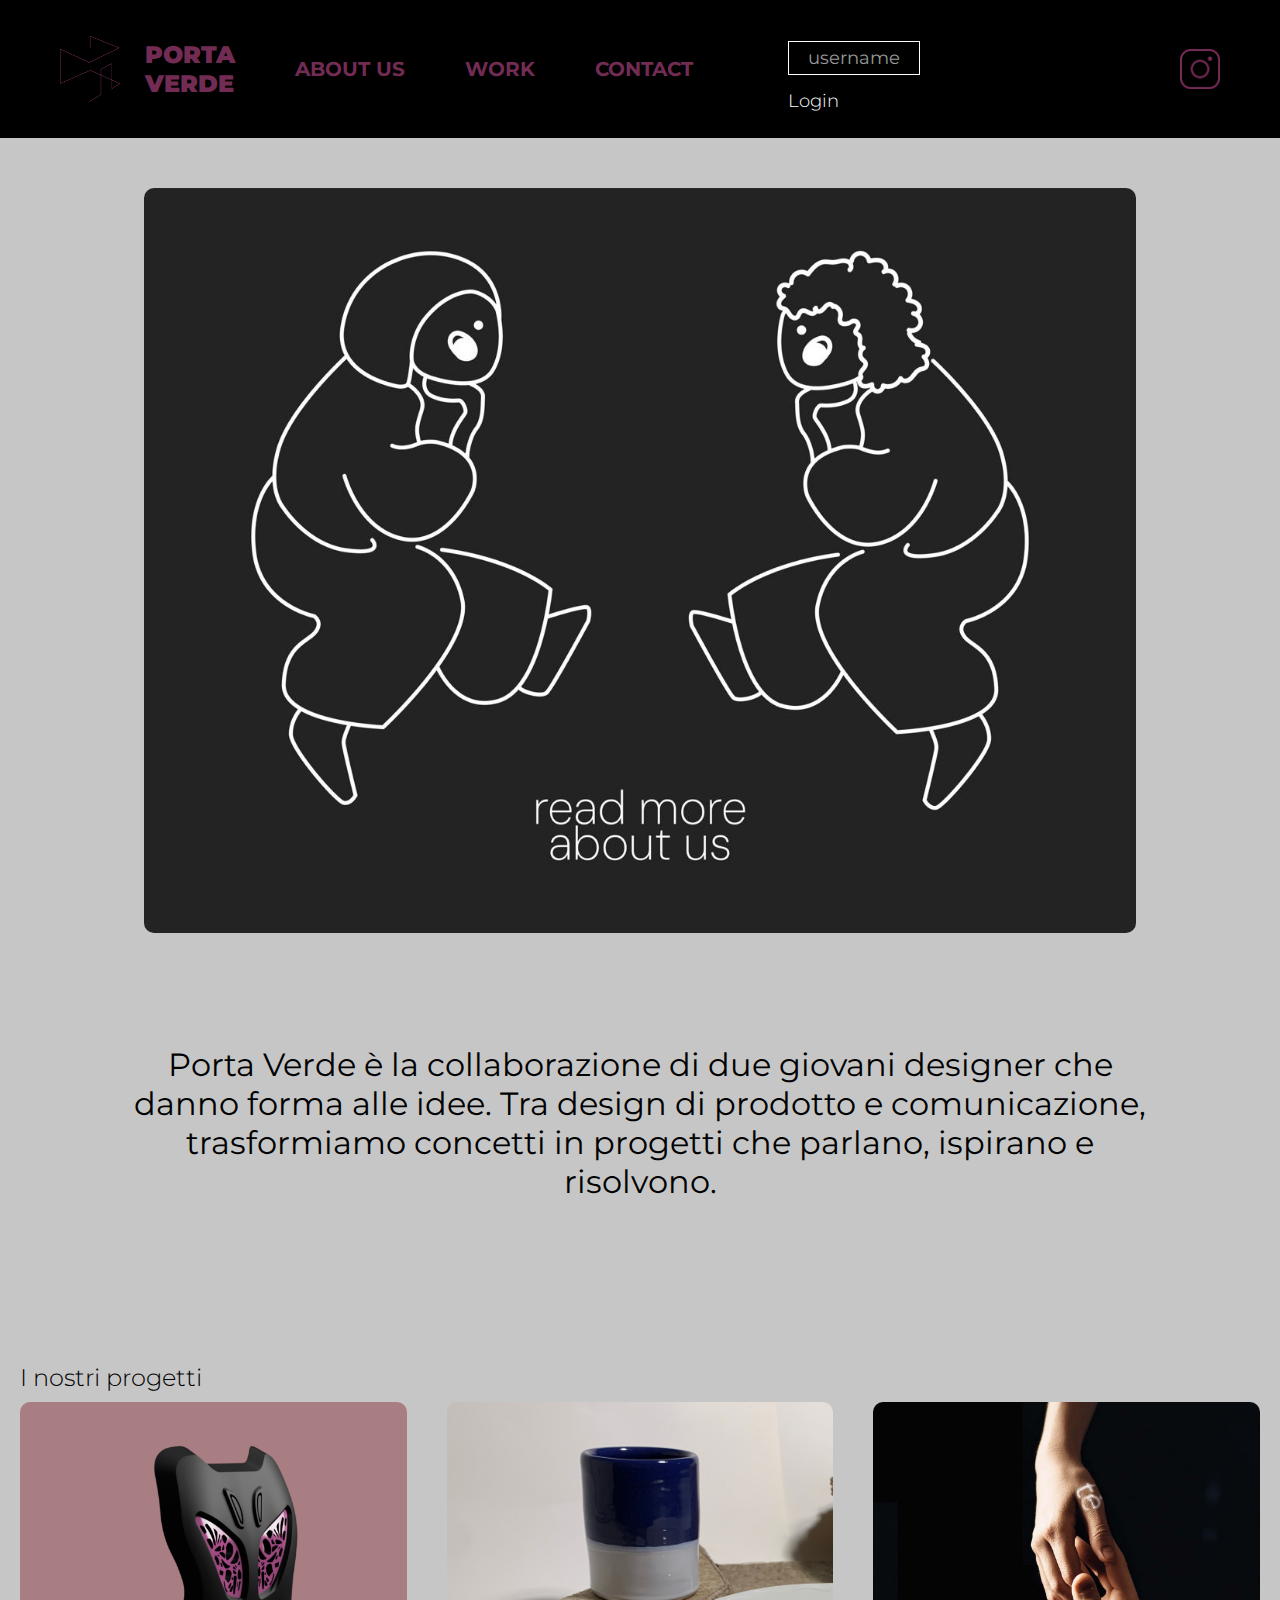
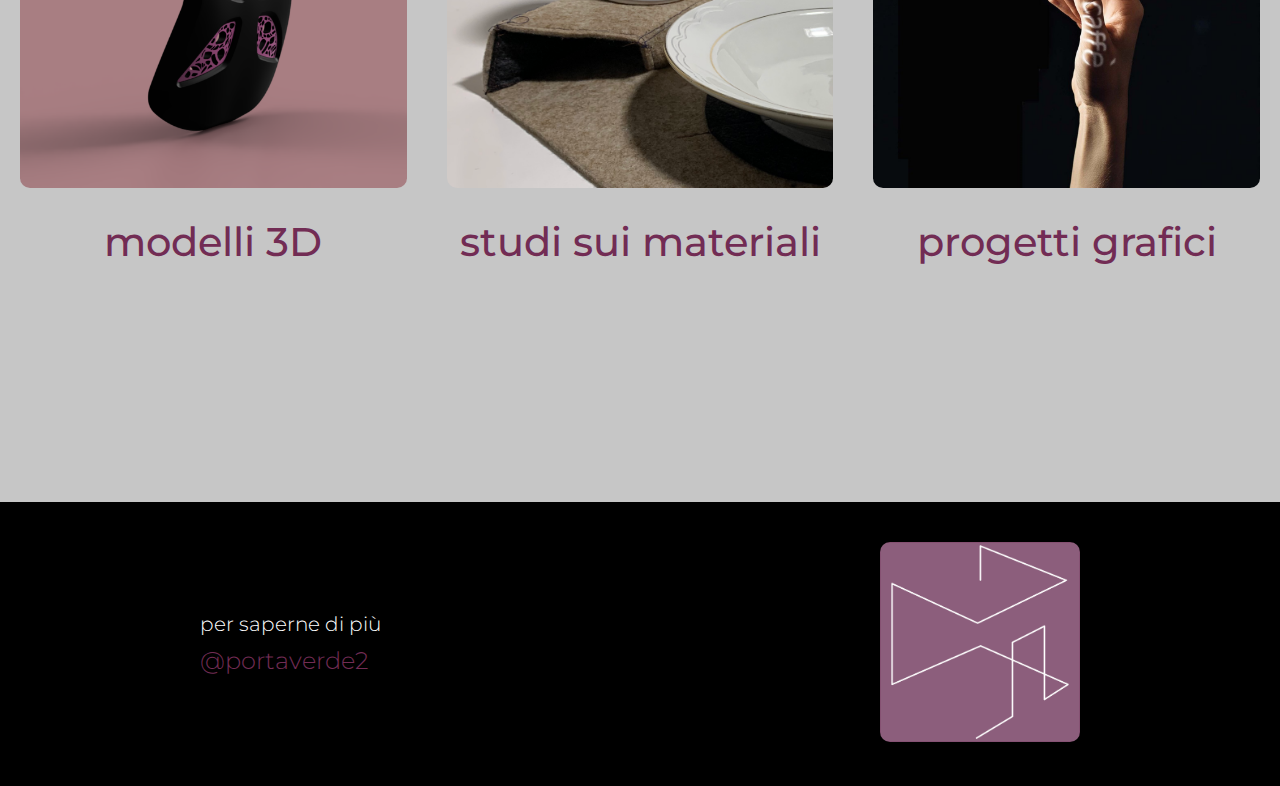
<file: index.html>
<!DOCTYPE html>
<html lang="it">
<head>
    <meta charset="UTF-8">
    <meta name="viewport" content="width=device-width, initial-scale=1.0">
    <title>Porta Verde</title>
    <link href="https://fonts.googleapis.com/css2?family=Montserrat:wght@300;500;700;900&display=swap" rel="stylesheet">
    <link rel="stylesheet" href="styles/homepage.css">
</head>

<body>

    <header>
        <nav>
            <input type="checkbox" id="menu-toggle">
            <label for="menu-toggle" class="menu-icon">&#9776;</label>  
            <ul class="menu">
                <li class="logo-container">
                    <img src="./images/logo.png" alt="Logo" class="logo">
                    <a href="index.html">PORTA<br>VERDE</a>
                </li>
                <li><a href="about.html">ABOUT US</a></li>
                <li><a href="work.html">WORK</a></li>
                <li><a href="contact.html">CONTACT</a></li>
            
                <div id="login-container">
                    <input type="text" id="username" placeholder="username">
                    <a href="#" id="login-btn">Login</a>
                    <p id="welcome-message" style="display: none;"></p>
                    <a href="#" id="logout-btn" style="display: none;">Logout</a>
                </div>

                <li class="social-icon">
                    <a href="https://www.instagram.com/portaverde2/" target="_blank">
                        <img src="./images/instagram.png" alt="Instagram" class="instagram-logo">
                    </a>
            </ul>
        </nav>
    </header>

    <main>
        <!-- Immagine About Us -->
    <section class="about-us">
        <a href="about.html">
            <img src="./images/about.jpeg" alt="About Us" class="about-image">
        </a>
    </section>

    <!-- Testo centrale -->
    <section class="frase">
        <p>Porta Verde è la collaborazione di due giovani designer che danno forma alle idee. 
            Tra design di prodotto e comunicazione, trasformiamo concetti in progetti che parlano, ispirano e risolvono.</p>
    </section>

     <!-- Titolo per la sezione Work -->
     <h2 class="projects-title">I nostri progetti</h2>


    <!-- Sezione WORK -->
    <section class="work-section">
        <div class="work-item">
            <a href="modelli3D.html">
                <img src="./images/modelli3D.png" alt="Modelli 3D">
                <p>modelli 3D</p>
            </a>
        </div>
        <div class="work-item">
            <a href="studimateriali.html">
                <img src="./images/materiali.png" alt="Studi sui Materiali">
                <p>studi sui materiali</p>
            </a>
        </div>
        <div class="work-item">
            <a href="progettigrafici.html">
                <img src="./images/grafica.jpeg" alt="Progetti Grafici">
                <p>progetti grafici</p>
            </a>
        </div>
    </section>
    </main>

    <footer>
        <div class="footer-left">
            <p>per saperne di più</p>
            <a href="https://instagram.com/portaverde2/" target="_blank">@portaverde2</a>
        </div>

        <div class="footer-right">
            <a href="https://instagram.com/portaverde2/" target="_blank">
                <img src="./images/footer.png" alt="Instagram">
            </a>
        </div>
    </footer>

    <script src="scripts/homepage.js"></script>

    
</body>
</html>
</file>
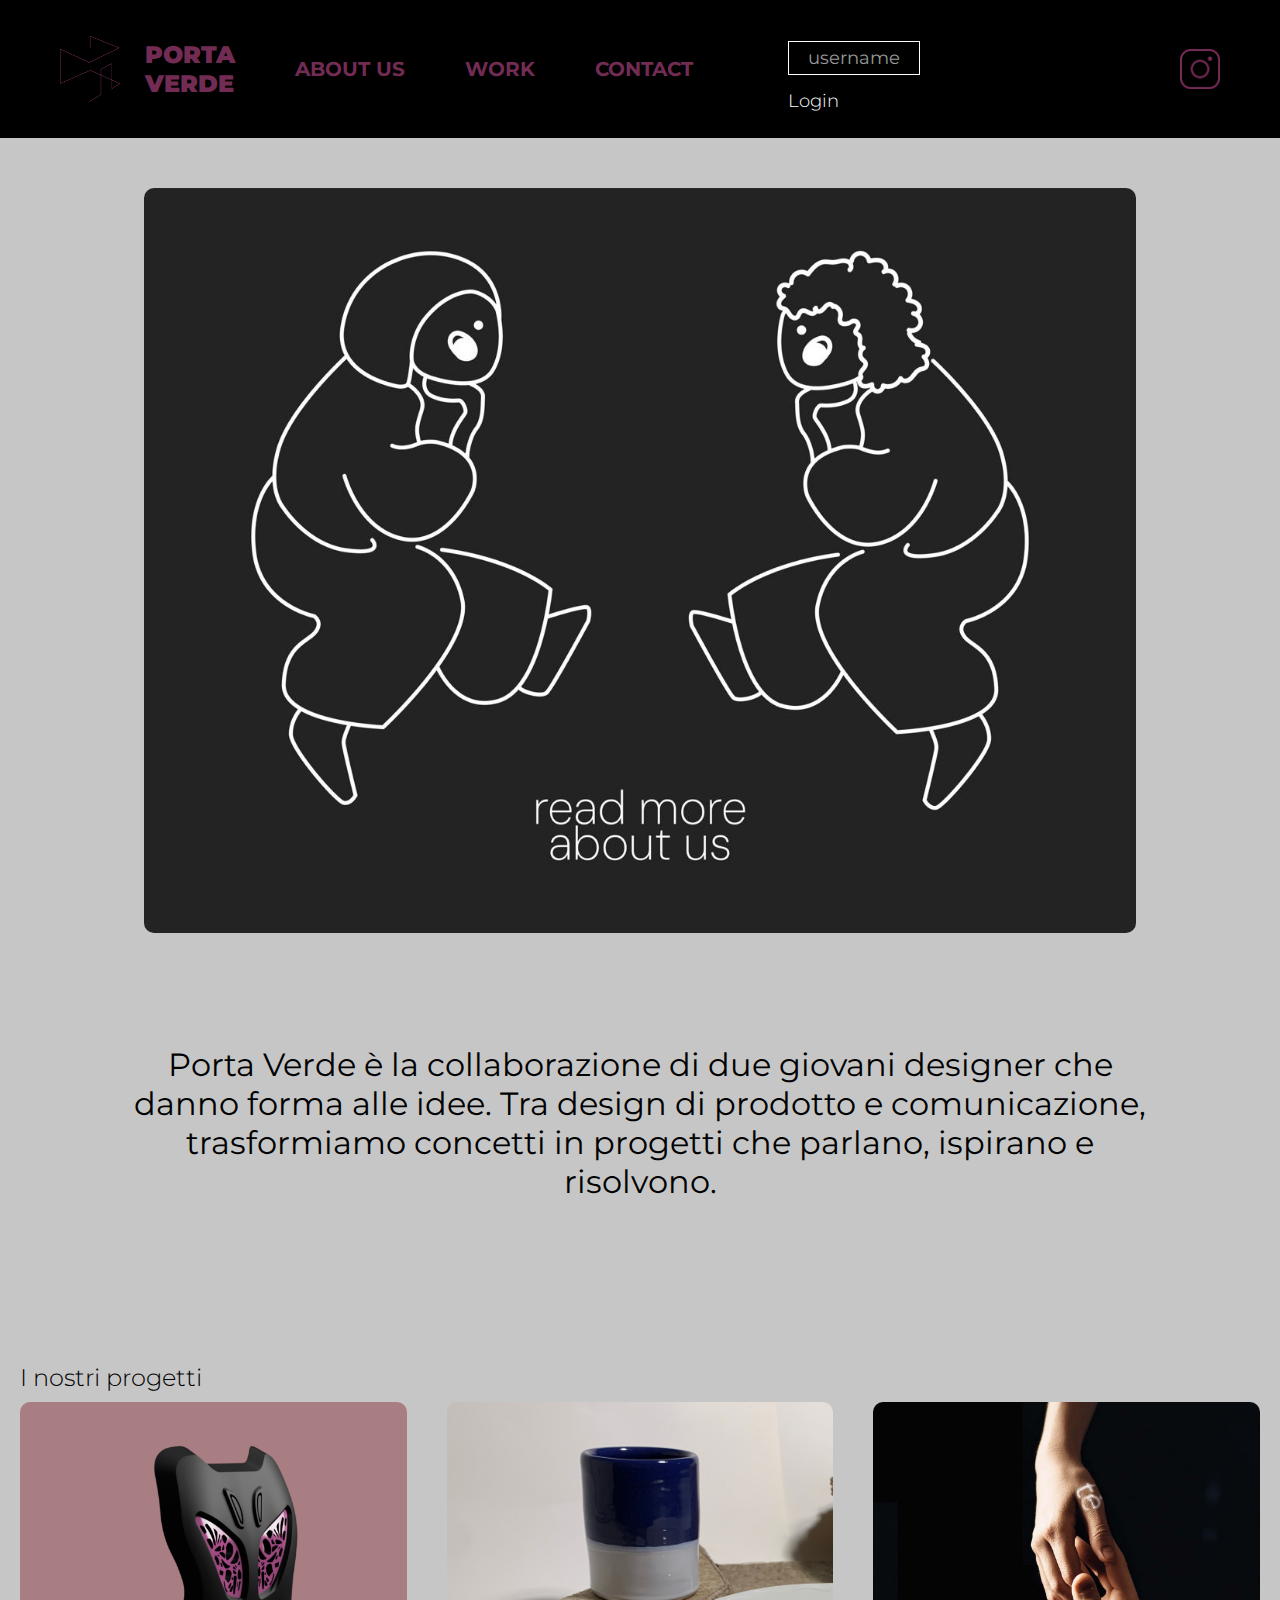
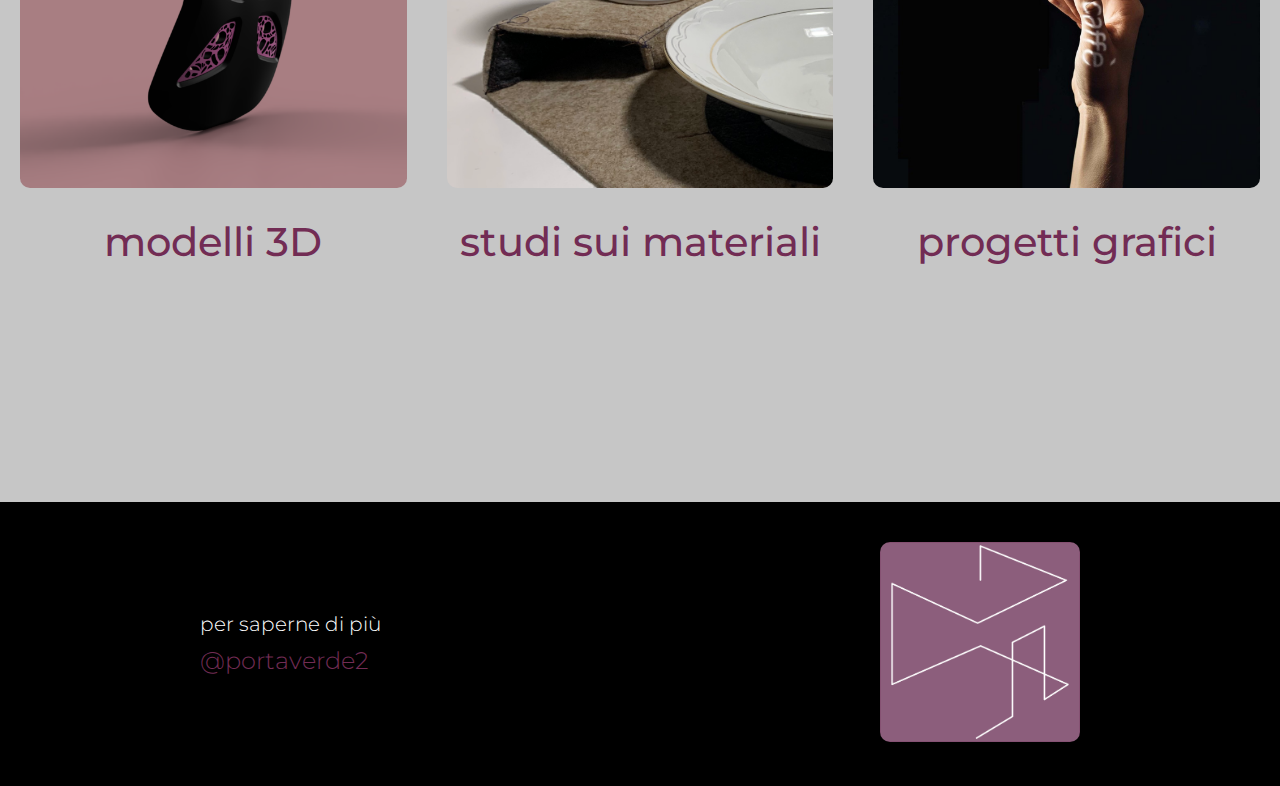
<file: PortaVerde/index.html>
<!DOCTYPE html>
<html lang="it">
<head>
    <meta charset="UTF-8">
    <meta name="viewport" content="width=device-width, initial-scale=1.0">
    <title>Porta Verde</title>
    <link href="https://fonts.googleapis.com/css2?family=Montserrat:wght@300;500;700;900&display=swap" rel="stylesheet">
    <link rel="stylesheet" href="styles/homepage.css">
</head>

<body>

    <header>
        <nav>
            <input type="checkbox" id="menu-toggle">
            <label for="menu-toggle" class="menu-icon">&#9776;</label>  
            <ul class="menu">
                <li class="logo-container">
                    <img src="../images/logo.png" alt="Logo" class="logo">
                    <a href="index.html">PORTA<br>VERDE</a>
                </li>
                <li><a href="about.html">ABOUT US</a></li>
                <li><a href="work.html">WORK</a></li>
                <li><a href="contact.html">CONTACT</a></li>
            
                <div id="login-container">
                    <input type="text" id="username" placeholder="username">
                    <a href="#" id="login-btn">Login</a>
                    <p id="welcome-message" style="display: none;"></p>
                    <a href="#" id="logout-btn" style="display: none;">Logout</a>
                </div>

                <li class="social-icon">
                    <a href="https://www.instagram.com/portaverde2/" target="_blank">
                        <img src="../images/instagram.png" alt="Instagram" class="instagram-logo">
                    </a>
            </ul>
        </nav>
    </header>

    <main>
        <!-- Immagine About Us -->
    <section class="about-us">
        <a href="about.html">
            <img src="../images/about.jpeg" alt="About Us" class="about-image">
        </a>
    </section>

    <!-- Testo centrale -->
    <section class="frase">
        <p>Porta Verde è la collaborazione di due giovani designer che danno forma alle idee. 
            Tra design di prodotto e comunicazione, trasformiamo concetti in progetti che parlano, ispirano e risolvono.</p>
    </section>

     <!-- Titolo per la sezione Work -->
     <h2 class="projects-title">I nostri progetti</h2>


    <!-- Sezione WORK -->
    <section class="work-section">
        <div class="work-item">
            <a href="modelli3D.html">
                <img src="../images/modelli3D.png" alt="Modelli 3D">
                <p>modelli 3D</p>
            </a>
        </div>
        <div class="work-item">
            <a href="studimateriali.html">
                <img src="../images/materiali.png" alt="Studi sui Materiali">
                <p>studi sui materiali</p>
            </a>
        </div>
        <div class="work-item">
            <a href="progettigrafici.html">
                <img src="../images/grafica.jpeg" alt="Progetti Grafici">
                <p>progetti grafici</p>
            </a>
        </div>
    </section>
    </main>

    <footer>
        <div class="footer-left">
            <p>per saperne di più</p>
            <a href="https://instagram.com/portaverde2/" target="_blank">@portaverde2</a>
        </div>

        <div class="footer-right">
            <a href="https://instagram.com/portaverde2/" target="_blank">
                <img src="../images/footer.png" alt="Instagram">
            </a>
        </div>
    </footer>

    <script src="scripts/homepage.js"></script>

    
</body>
</html>
</file>
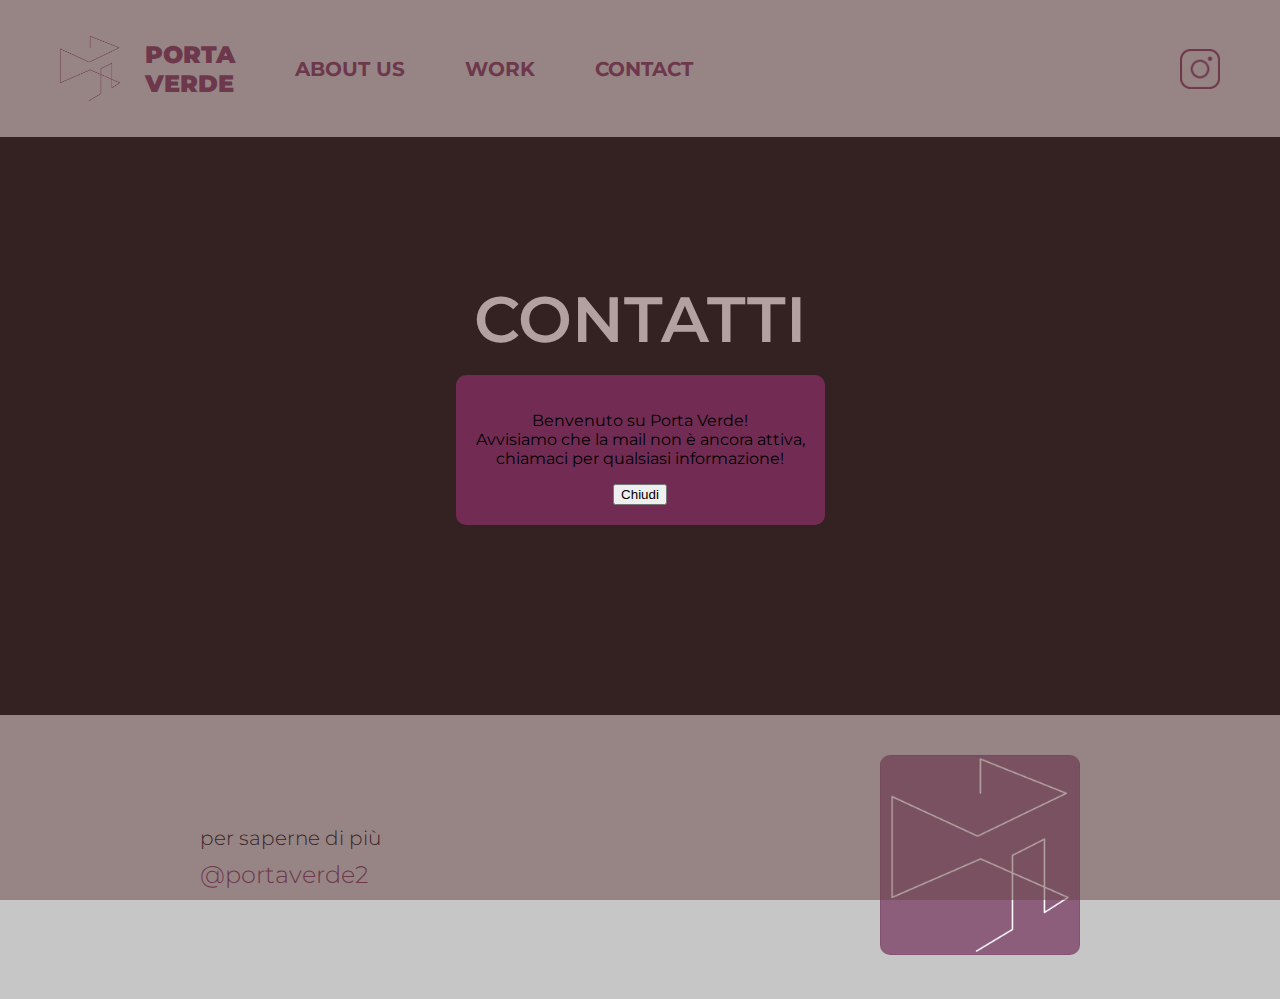
<file: contact.html>
<!DOCTYPE html>
<html lang="it">
<head>
    <meta charset="UTF-8">
    <meta name="viewport" content="width=device-width, initial-scale=1.0">
    <title>Porta Verde</title>
    <link href="https://fonts.googleapis.com/css2?family=Montserrat:wght@300;500;700;900&display=swap" rel="stylesheet">
    <link rel="stylesheet" href="styles/contact.css">
</head>
<body>

    <header>
        <nav>
            <input type="checkbox" id="menu-toggle">
            <label for="menu-toggle" class="menu-icon">&#9776;</label>  
            <ul class="menu">
                <li class="logo-container">
                    <img src="./images/logo.png" alt="Logo" class="logo">
                    <a href="index.html">PORTA<br>VERDE</a>
                </li>
                <li><a href="about.html">ABOUT US</a></li>
                <li><a href="work.html">WORK</a></li>
                <li><a href="contact.html">CONTACT</a></li>
                <li class="social-icon">
                    <a href="https://www.instagram.com/portaverde2/" target="_blank">
                        <img src="./images/instagram.png" alt="Instagram" class="instagram-logo">
                    </a>
                </li>
            </ul>
        </nav>
    </header>


    <main class="contact-page">
        <h1>CONTATTI</h1>
        <div class="contact-info">
            <p><span class="contact-name">Den</span> <a href="tel:+391234567890">+39 333 7882396</a></p>
            <p><span class="contact-name">Smu</span> <a href="tel:+391098765432">+39 377 5346131</a></p>
            <p><a href="mailto:info@portaverde.com">info@portaverde.com</a></p>
        </div>
    </main>

    <footer>
        <div class="footer-left">
            <p>per saperne di più</p>
            <a href="https://instagram.com/portaverde2/" target="_blank">@portaverde2</a>
        </div>
        <div class="footer-right">
            <a href="https://instagram.com/portaverde2/" target="_blank">
                <img src="./images/footer.png" alt="Instagram">
            </a>
        </div>
    </footer>

    <div id="popup" class="popup">
        <div class="popup-content">
            <p>Benvenuto su Porta Verde!<br>Avvisiamo che la mail non è ancora attiva,<br>
            chiamaci per qualsiasi informazione!</p>
            <button onclick="closePopup()">Chiudi</button>
        </div>
    </div>

    <script src="scripts/contact.js"></script>

</body>
</html>
</file>
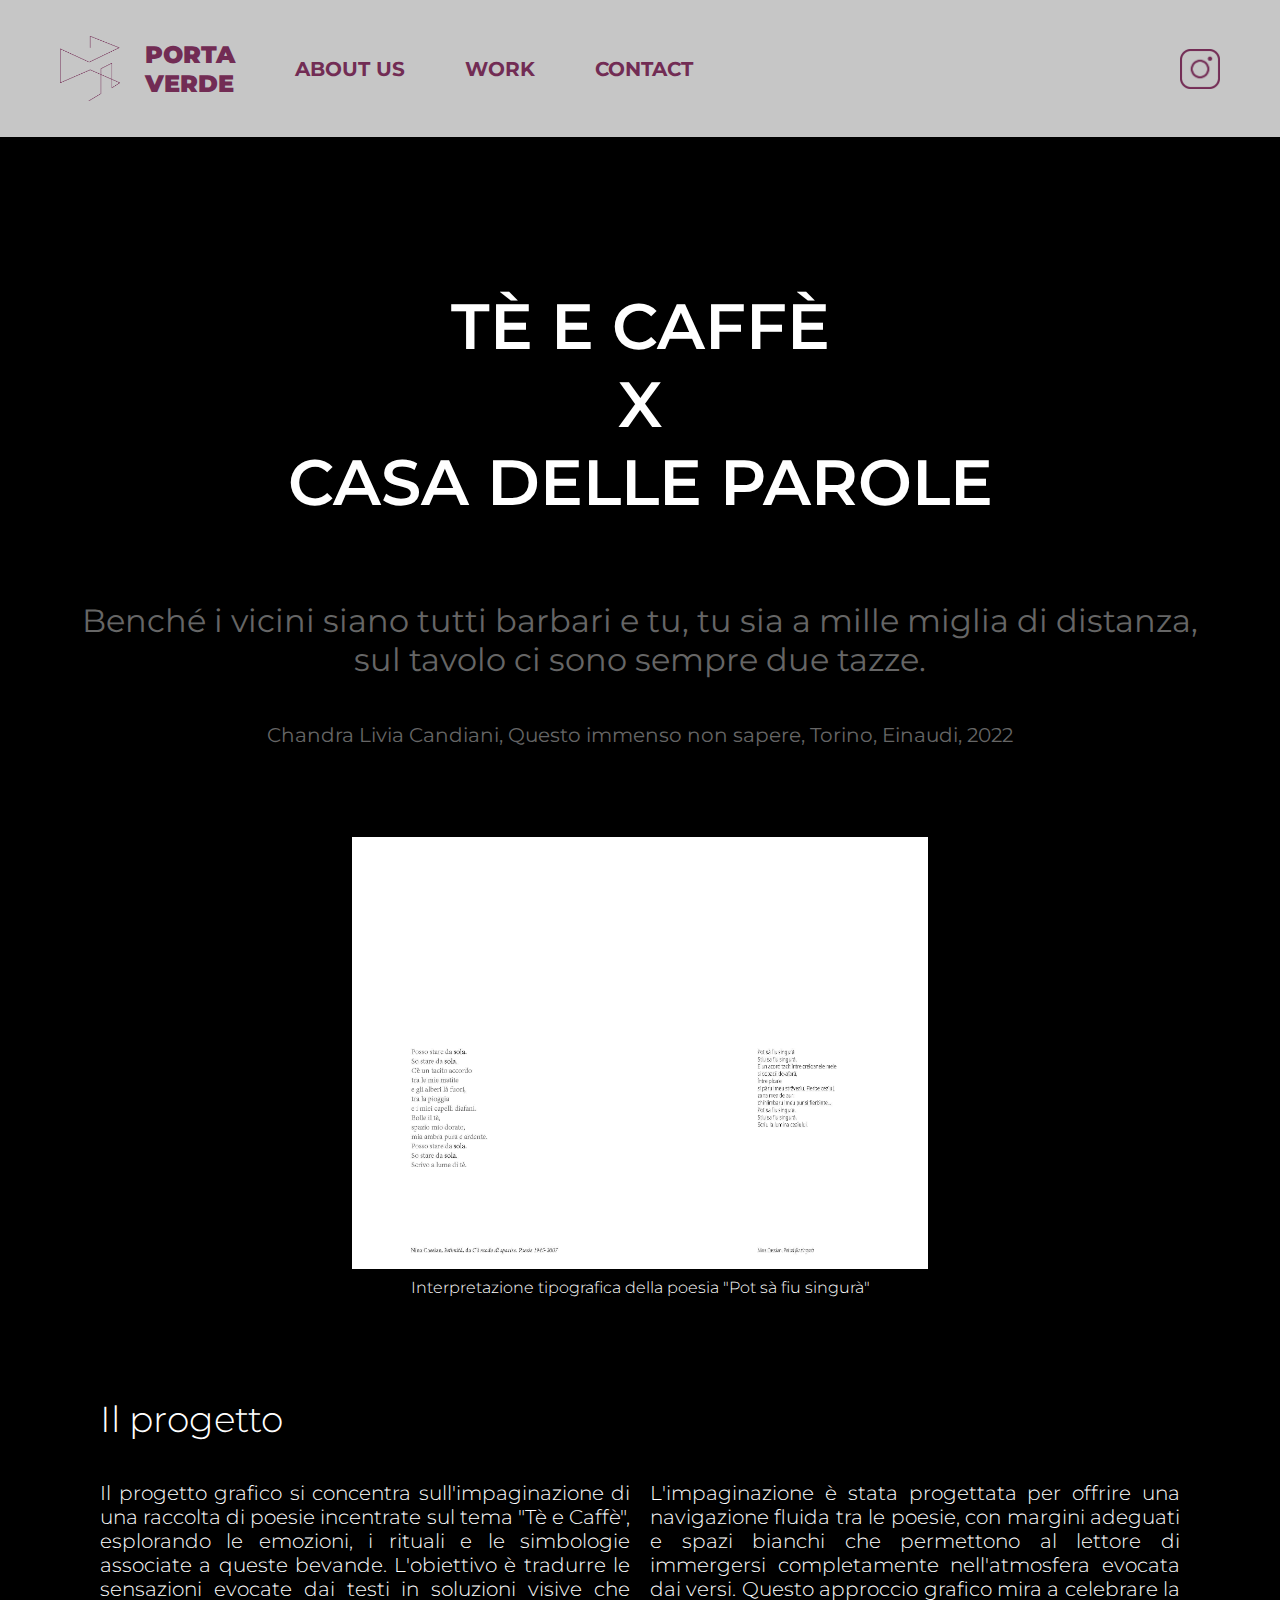
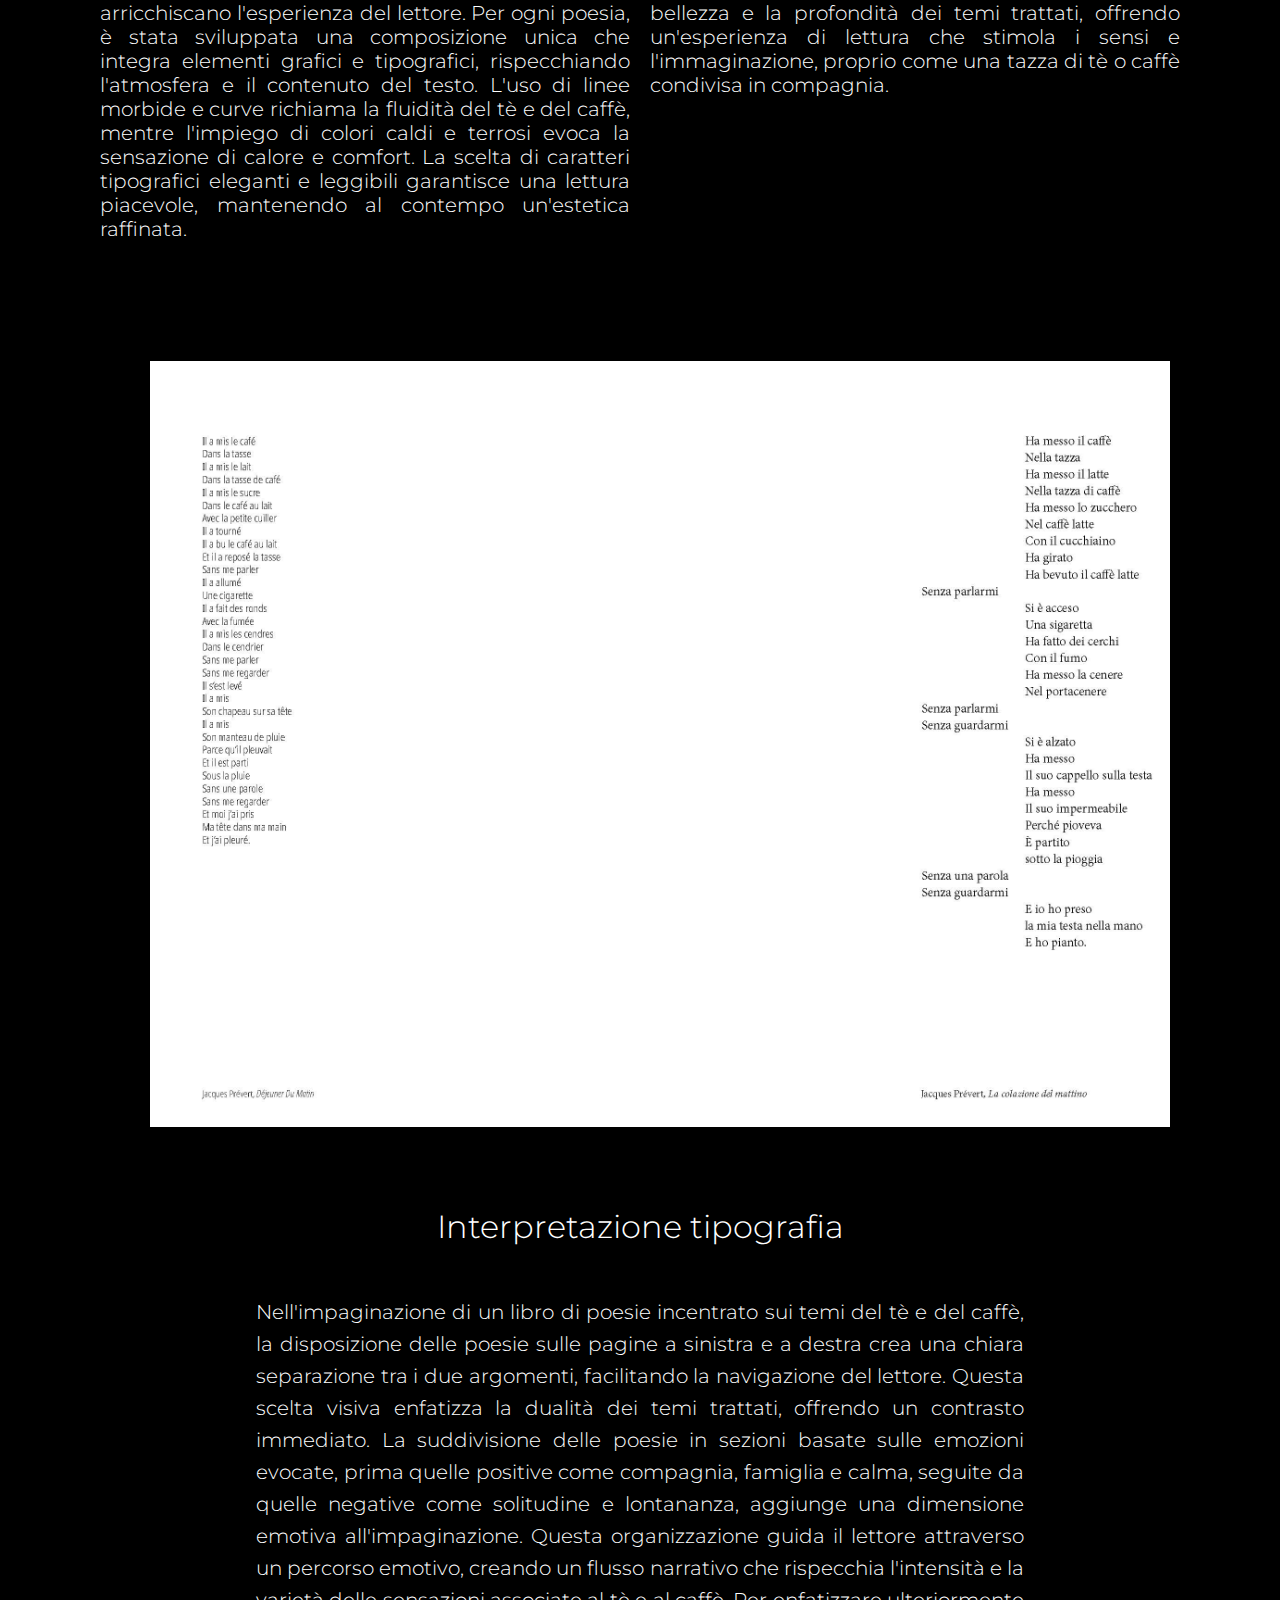
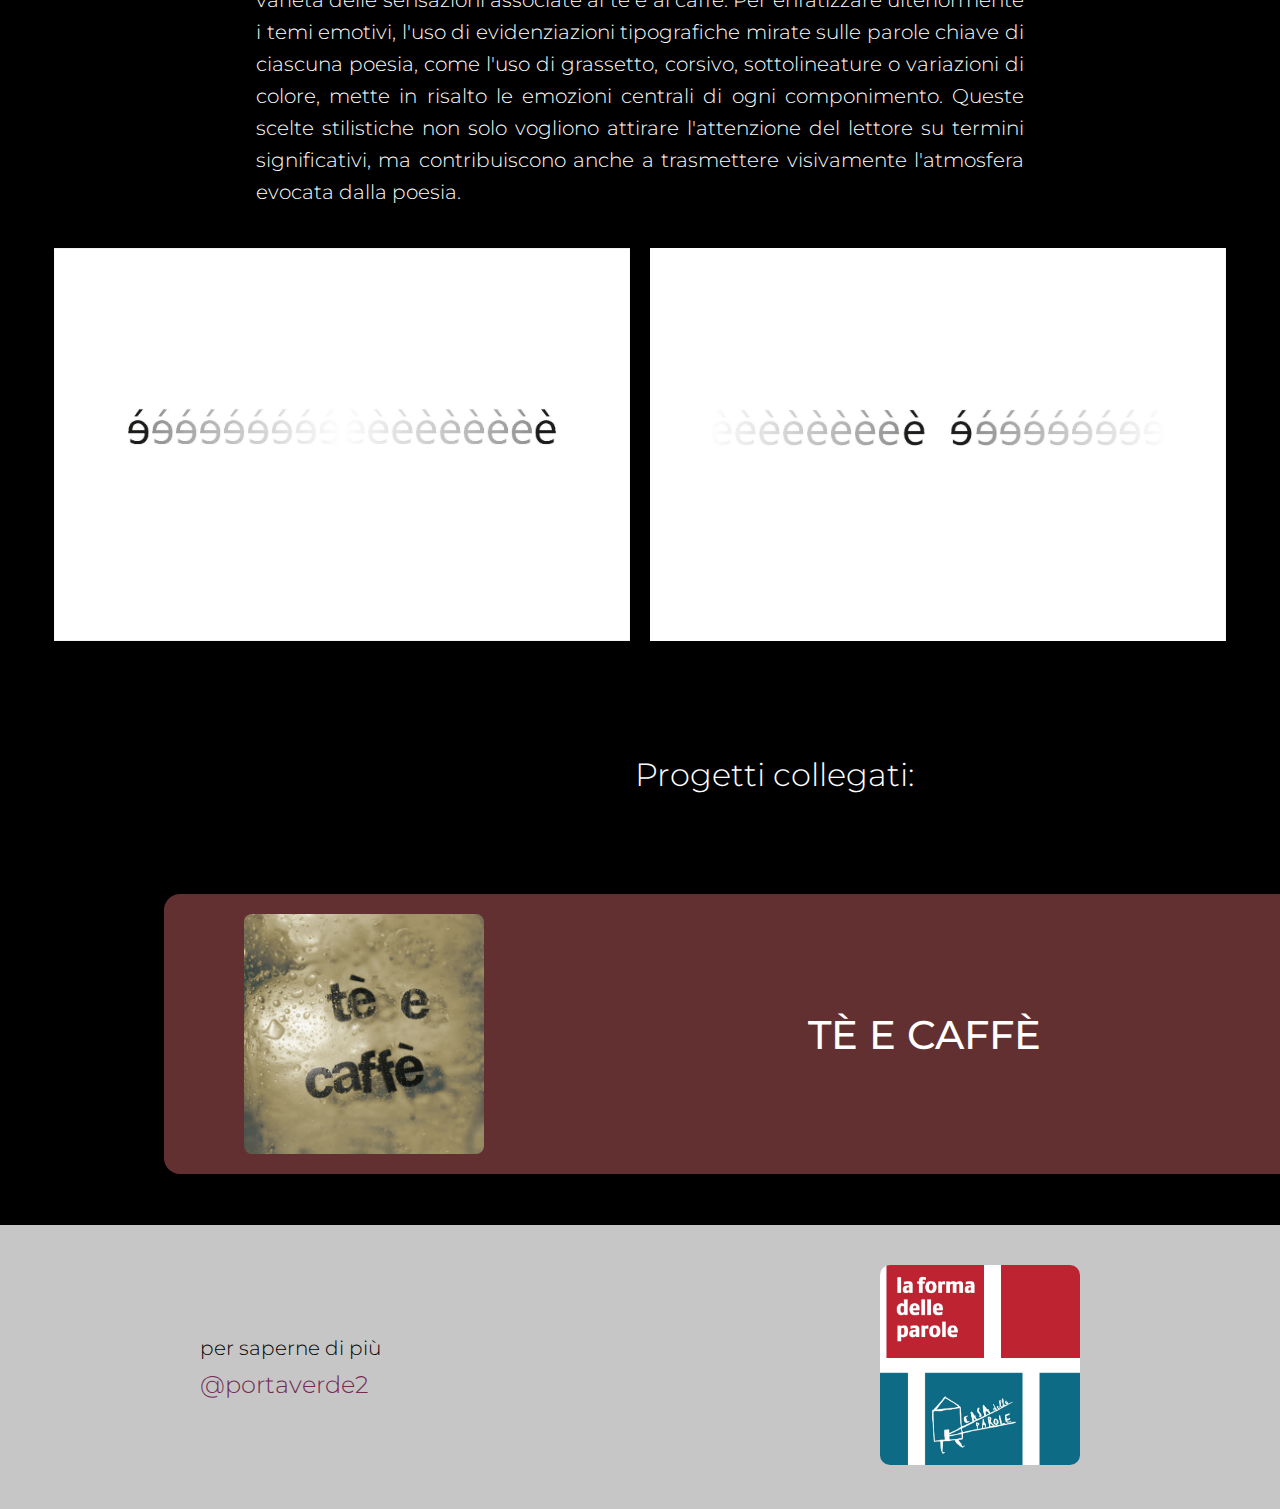
<file: tèecaffè-cdp.html>
<!DOCTYPE html>
<html lang="it">
<head>
    <meta charset="UTF-8">
    <meta name="viewport" content="width=device-width, initial-scale=1.0">
    <title>Tè e Caffè</title>
    <link href="https://fonts.googleapis.com/css2?family=Montserrat:wght@300;500;700;900&display=swap" rel="stylesheet">
    <link rel="stylesheet" href="styles/tèecaffè-cdp.css">
</head>
<body>
    <header>
        <nav>
            <input type="checkbox" id="menu-toggle">
            <label for="menu-toggle" class="menu-icon">&#9776;</label>  
            <ul class="menu">
                <li class="logo-container">
                    <img src="./images/logo.png" alt="Logo" class="logo">
                    <a href="index.html">PORTA<br>VERDE</a>
                </li>
                <li><a href="about.html">ABOUT US</a></li>
                <li><a href="work.html">WORK</a></li>
                <li><a href="contact.html">CONTACT</a></li>
                <li class="social-icon">
                    <a href="https://www.instagram.com/portaverde2/" target="_blank">
                        <img src="./images/instagram.png" alt="Instagram" class="instagram-logo">
                    </a>
                </li>
            </ul>
        </nav>
    </header>
    
    <main>
        <section class="project">
            <h2>TÈ E CAFFÈ<br>X<br>CASA DELLE PAROLE</h2>
            <p class="quote">Benché i vicini siano tutti barbari e tu, tu sia a mille miglia di distanza,<br>
                sul tavolo ci sono sempre due tazze.
            </p>

            <!-- Paragrafo con la citazione -->
<p class="quote didascalia">Chandra Livia Candiani, Questo immenso non sapere, Torino, Einaudi, 2022</p>
            
<!-- Prime due immagini con la classe img-piccole -->
<div class="image-row">
    <div class="image-container">
        <img src="./images/tèecaffè-cdp/img1.jpg" alt="poesia Nina Cassian">
        <figcaption>Interpretazione tipografica della poesia "Pot sà fiu singurà" </figcaption>
    </div>
</div>

<section class="titolo">
    <h1>Il progetto</h1>

        <div class="text-container">
            <div class="left-column">
                        <p>Il progetto grafico si concentra sull'impaginazione di una raccolta di poesie incentrate sul tema "Tè e Caffè", 
                            esplorando le emozioni, i rituali e le simbologie associate a queste bevande. L'obiettivo è tradurre le sensazioni 
                            evocate dai testi in soluzioni visive che arricchiscano l'esperienza del lettore.
                            Per ogni poesia, è stata sviluppata una composizione unica che integra elementi grafici e tipografici, rispecchiando 
                            l'atmosfera e il contenuto del testo. L'uso di linee morbide e curve richiama la fluidità del tè e del caffè, mentre 
                            l'impiego di colori caldi e terrosi evoca la sensazione di calore e comfort. La scelta di caratteri tipografici eleganti
                             e leggibili garantisce una lettura piacevole, mantenendo al contempo un'estetica raffinata.                            
                            </p>
            </div>
             <div class="right-column">
                        <p> L'impaginazione è stata progettata per offrire una navigazione fluida tra le poesie, con margini adeguati 
                             e spazi bianchi che permettono al lettore di immergersi completamente nell'atmosfera evocata dai versi.                            
                            Questo approccio grafico mira a celebrare la bellezza e la profondità dei temi trattati, offrendo un'esperienza 
                            di lettura che stimola i sensi e l'immaginazione, proprio come una tazza di tè o caffè condivisa in compagnia.</p>
            </div>
        </div>
            
            <div class="image-text">
                <img src="./images/tèecaffè-cdp/img2.jpg" alt="Interpretazione del significato">
            </div>
            
            
            
            <section class="title">
                <h2>Interpretazione tipografia</h2>
            
                <div class="text-section centered">
                    <p>Nell'impaginazione di un libro di poesie incentrato sui temi del tè e del caffè, la disposizione delle poesie sulle pagine 
                        a sinistra e a destra crea una chiara separazione tra i due argomenti, facilitando la navigazione del lettore. Questa 
                        scelta visiva enfatizza la dualità dei temi trattati, offrendo un contrasto immediato.
                        La suddivisione delle poesie in sezioni basate sulle emozioni evocate, prima quelle positive come compagnia, famiglia e 
                        calma, seguite da quelle negative come solitudine e lontananza, aggiunge una dimensione emotiva all'impaginazione. Questa 
                        organizzazione guida il lettore attraverso un percorso emotivo, creando un flusso narrativo che rispecchia l'intensità e 
                        la varietà delle sensazioni associate al tè e al caffè.                        
                        Per enfatizzare ulteriormente i temi emotivi, l'uso di evidenziazioni tipografiche mirate sulle parole chiave di ciascuna 
                        poesia, come l'uso di grassetto, corsivo, sottolineature o variazioni di colore, mette in risalto le emozioni centrali di 
                        ogni componimento. Queste scelte stilistiche non solo vogliono attirare l'attenzione del lettore su termini significativi, ma 
                        contribuiscono anche a trasmettere visivamente l'atmosfera evocata dalla poesia.                        
                    </p>
                </div>
            
                <div class="image-row">
                    <div class="image-container">
                        <img src="./images/tèecaffè-cdp/img3.png" alt="Immagine 1">
                    </div>
                    <div class="image-container">
                        <img src="./images/tèecaffè-cdp/img4.png" alt="Immagine 2">
                    </div>
                </div>
                
                <div class="work-container">
                    <h2><class="related-projects-title">Progetti collegati:</h2>
                    <a href="tèecaffè.html" class="work-item">
                        <img src="./images/tèecaffè-cdp/tèecaffè.jpg" alt="tèecaffè">
                        <span>TÈ E CAFFÈ</span>
                    </a>
                </div>
            </section>

    </main>

    <footer>
        <div class="footer-left">
            <p>per saperne di più</p>
            <a href="https://instagram.com/portaverde2/" target="_blank">@portaverde2</a>
        </div>
        <div class="footer-right">
            <a href="https://www.instagram.com/p/DFp-NDSNdcs/?igsh=aHU3aXhsdHhsNHVn" target="_blank">
                <img src="./images/tèecaffè-cdp/footer.jpg" alt="Instagram">
            </a>
        </div>
    </footer>
    
</body>
</html>
</file>
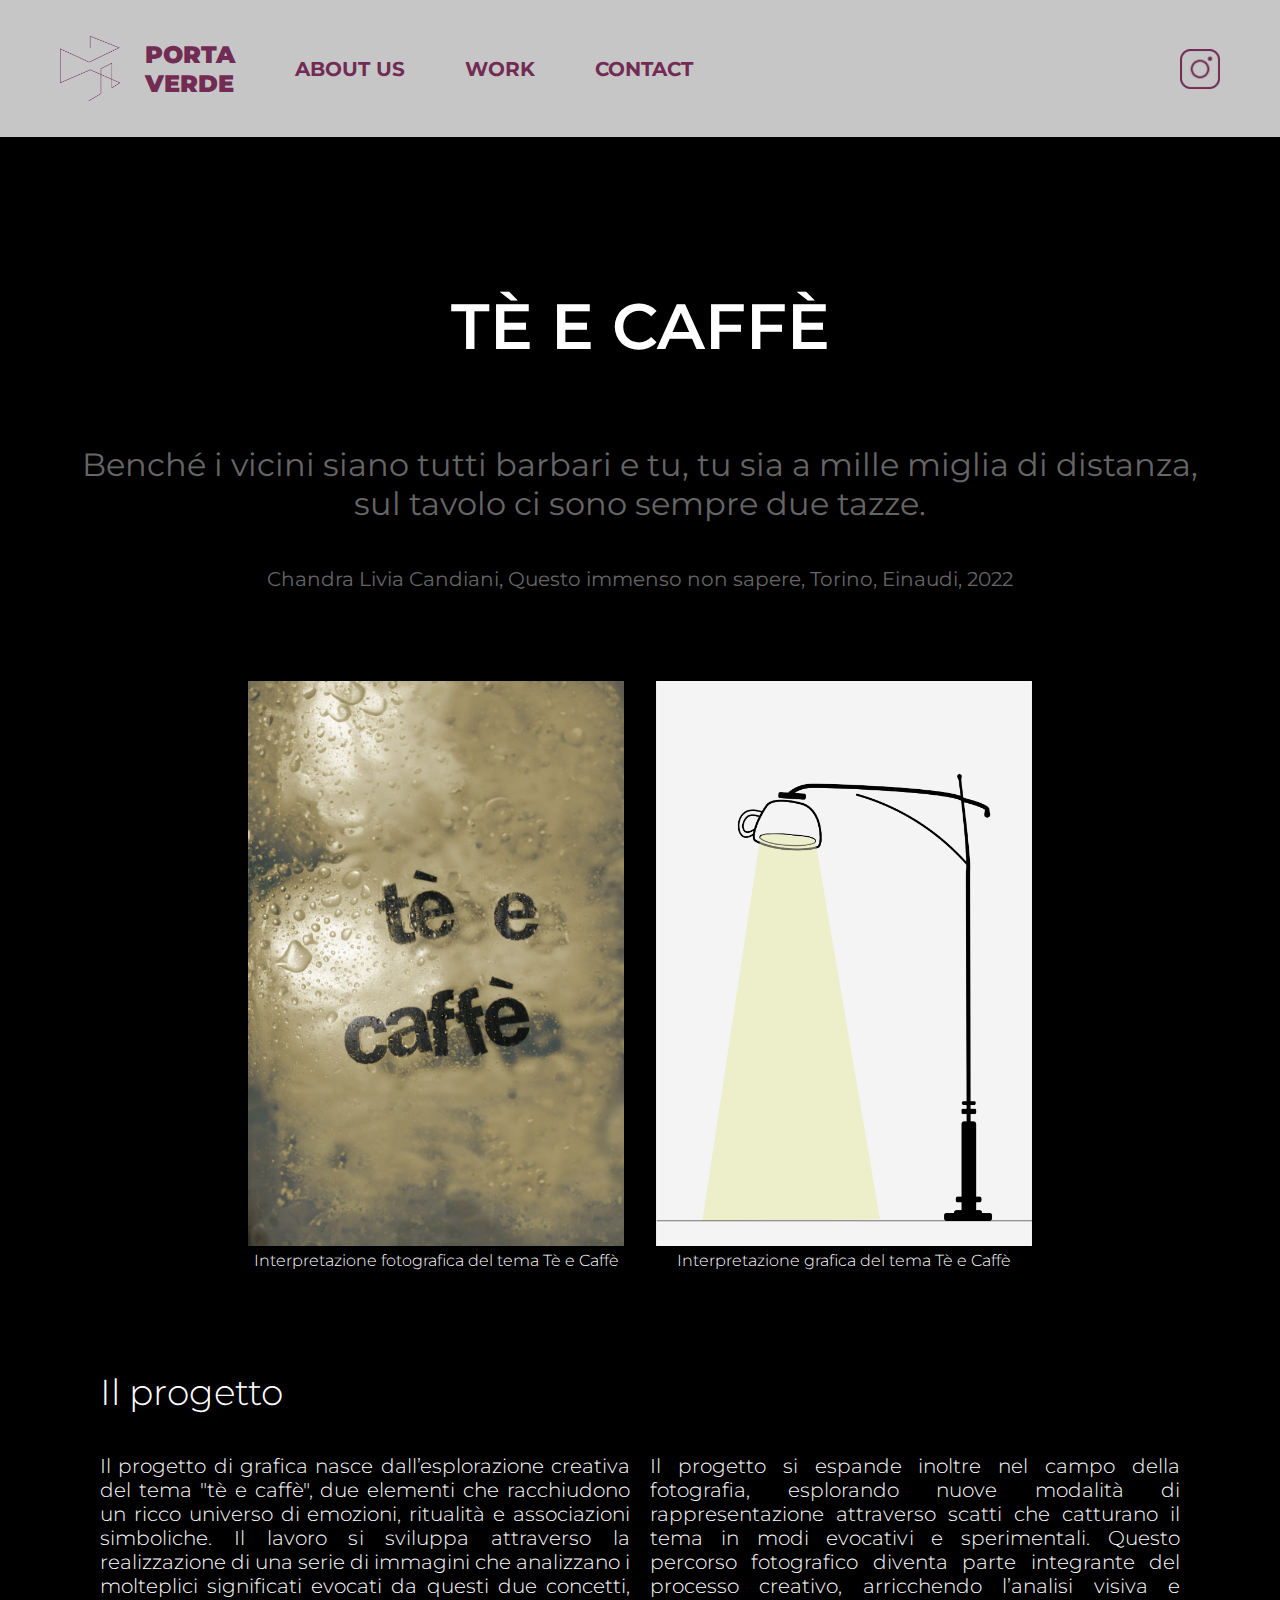
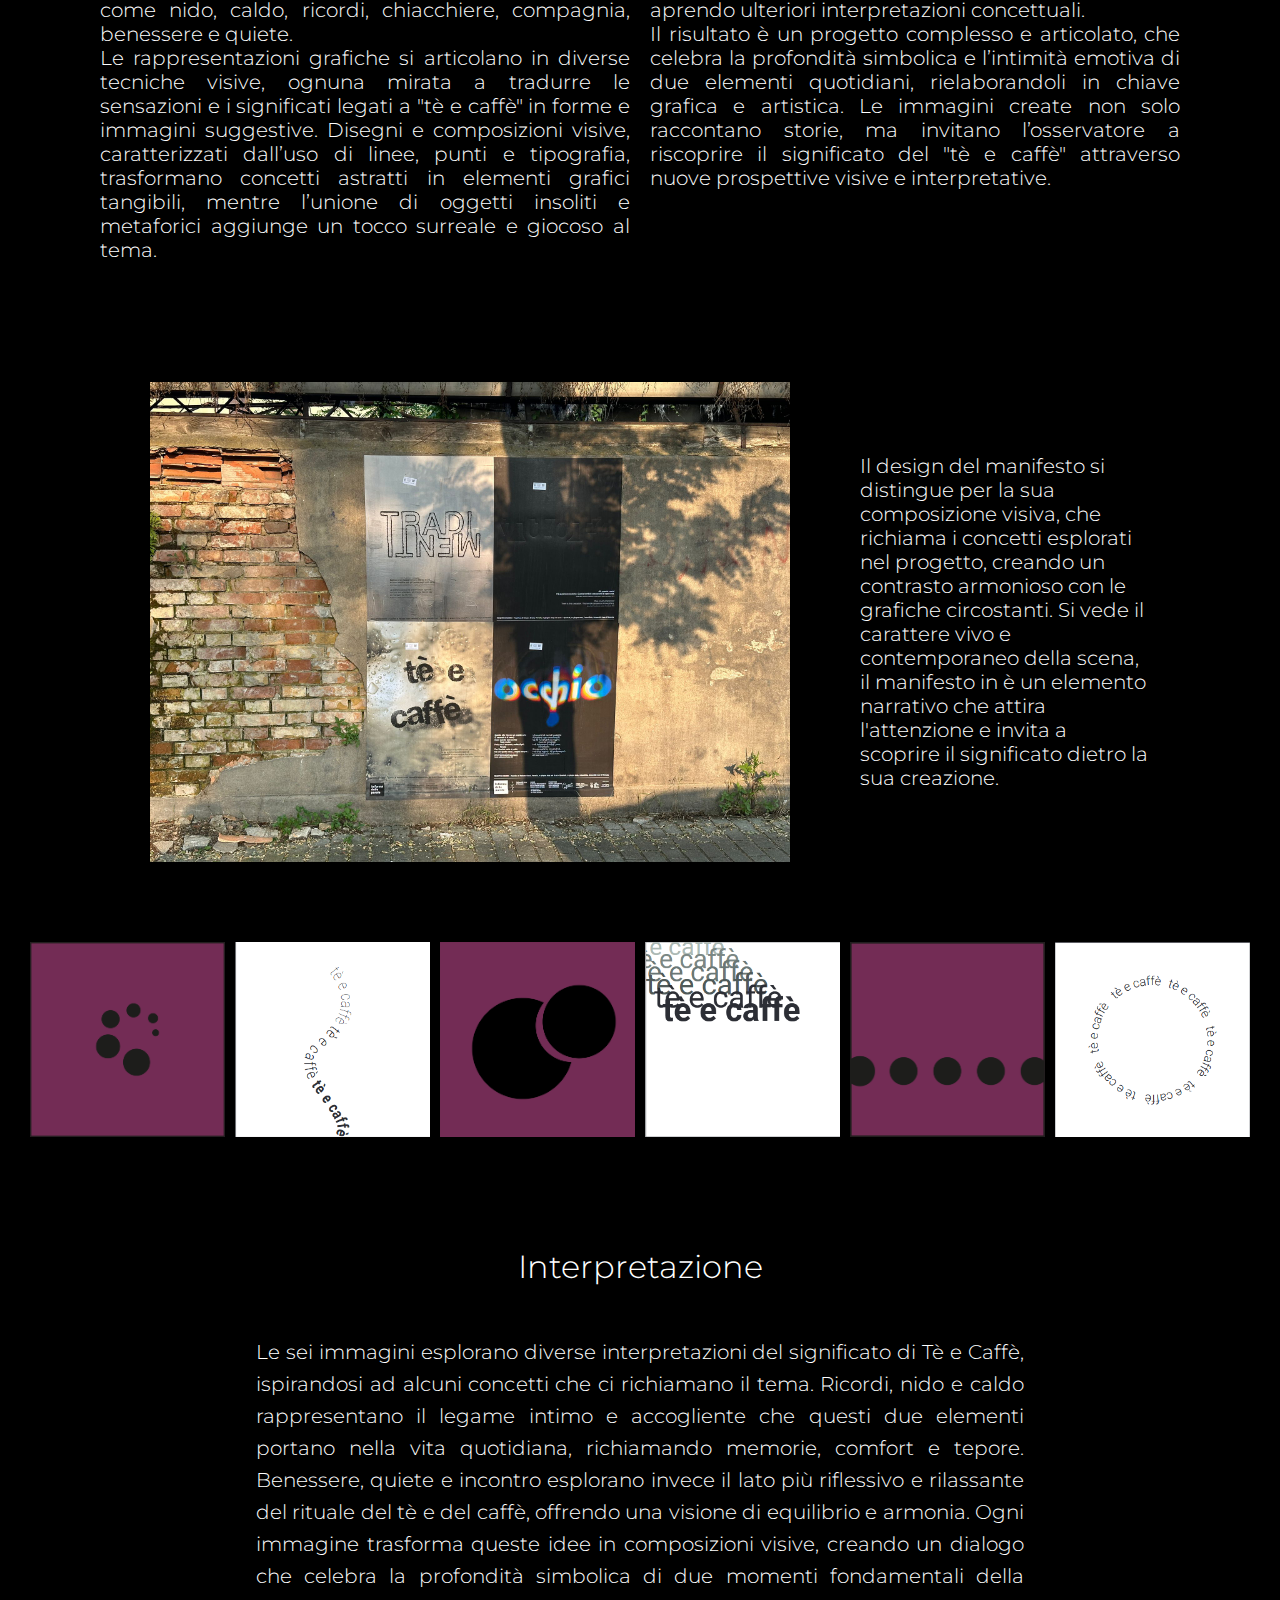
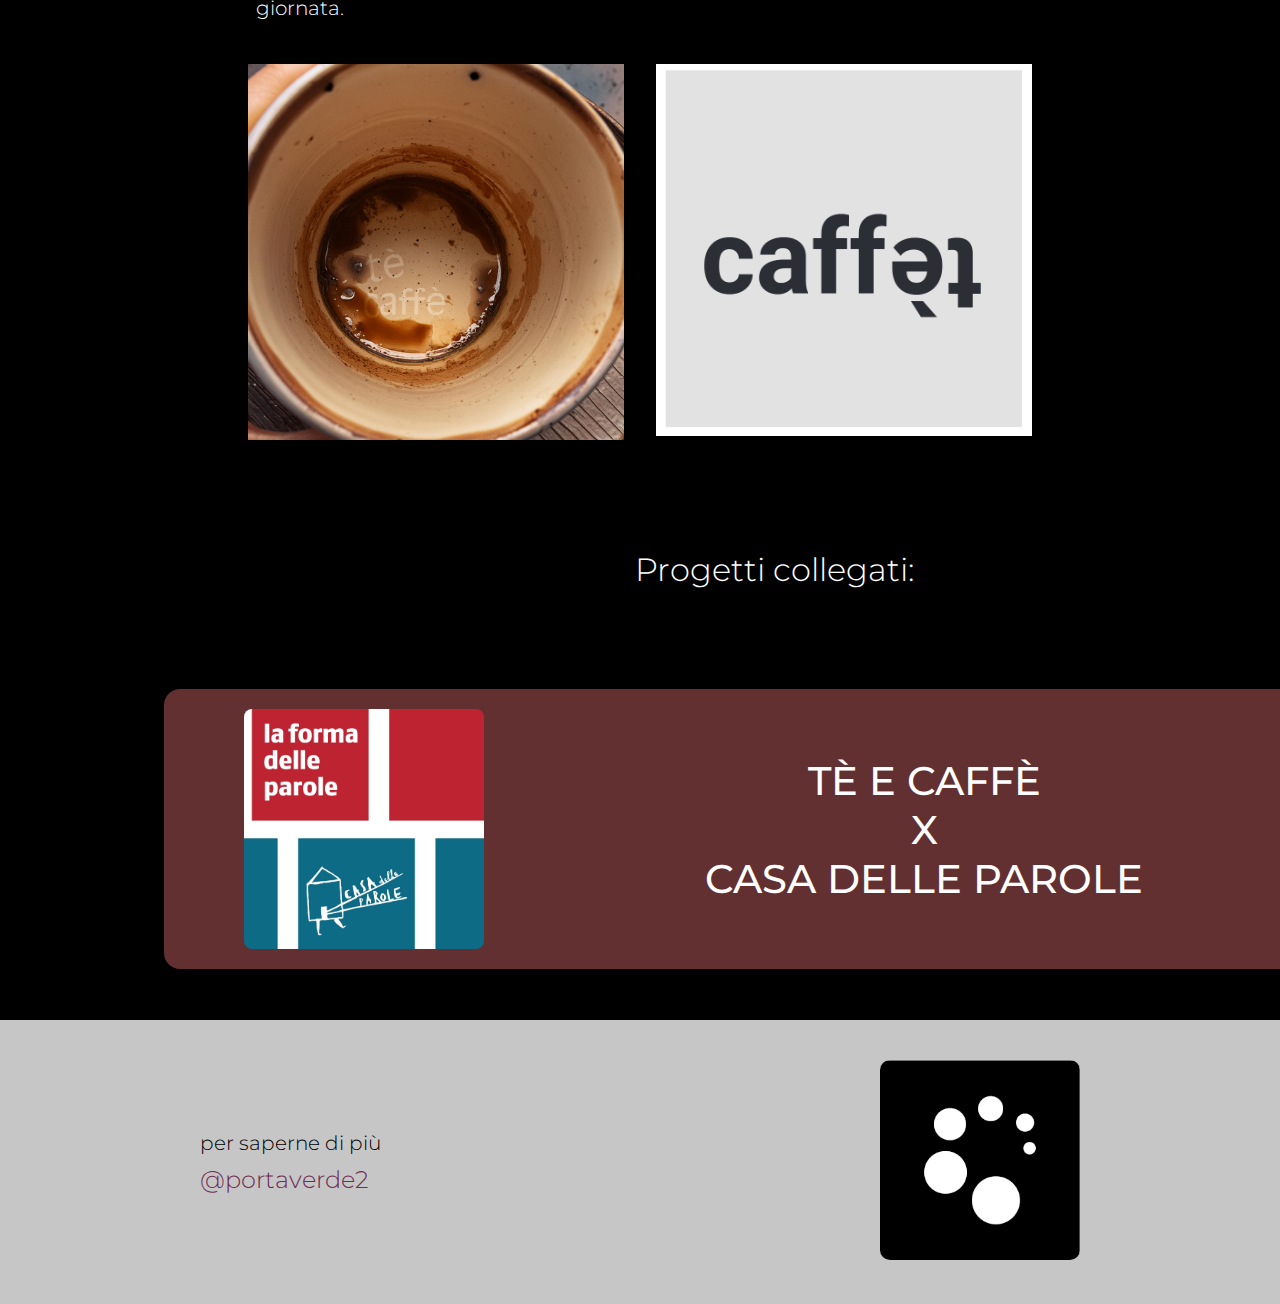
<file: tèecaffè.html>
<!DOCTYPE html>
<html lang="it">
<head>
    <meta charset="UTF-8">
    <meta name="viewport" content="width=device-width, initial-scale=1.0">
    <title>Tè e Caffè</title>
    <link href="https://fonts.googleapis.com/css2?family=Montserrat:wght@300;500;700;900&display=swap" rel="stylesheet">
    <link rel="stylesheet" href="styles/tèecaffè.css">
</head>
<body>
    <header>
        <nav>
            <input type="checkbox" id="menu-toggle">
            <label for="menu-toggle" class="menu-icon">&#9776;</label>  
            <ul class="menu">
                <li class="logo-container">
                    <img src="./images/logo.png" alt="Logo" class="logo">
                    <a href="index.html">PORTA<br>VERDE</a>
                </li>
                <li><a href="about.html">ABOUT US</a></li>
                <li><a href="work.html">WORK</a></li>
                <li><a href="contact.html">CONTACT</a></li>
                <li class="social-icon">
                    <a href="https://www.instagram.com/portaverde2/" target="_blank">
                        <img src="./images/instagram.png" alt="Instagram" class="instagram-logo">
                    </a>
                </li>
            </ul>
        </nav>
    </header>
    
    <main>
        <section class="project">
            <h2>TÈ E CAFFÈ</h2>
            <p class="quote">Benché i vicini siano tutti barbari e tu, tu sia a mille miglia di distanza,<br>
                sul tavolo ci sono sempre due tazze.
            </p>

            <!-- Paragrafo con la citazione -->
<p class="quote didascalia">Chandra Livia Candiani, Questo immenso non sapere, Torino, Einaudi, 2022</p>
            
<!-- Prime due immagini con la classe img-piccole -->
<div class="image-row">
    <div class="image-container">
        <img src="./images/tèecaffè/img1.jpg" alt="Interpretazione fotografica">
        <figcaption>Interpretazione fotografica del tema Tè e Caffè</figcaption>
    </div>
    <div class="image-container">
        <img src="./images/tèecaffè/img2.png" alt="Interpretazione grafica">
        <figcaption>Interpretazione grafica del tema Tè e Caffè</figcaption>
    </div>
</div>

<section class="titolo">
    <h1>Il progetto</h1>

        <div class="text-container">
            <div class="left-column">
                        <p>Il progetto di grafica nasce dall’esplorazione creativa del tema "tè e caffè", due elementi che racchiudono 
                            un ricco universo di emozioni, ritualità e associazioni simboliche. Il lavoro si sviluppa attraverso la 
                            realizzazione di una serie di immagini che analizzano i molteplici significati evocati da questi due concetti, 
                            come nido, caldo, ricordi, chiacchiere, compagnia, benessere e quiete.<br>
                            Le rappresentazioni grafiche si articolano in diverse tecniche visive, ognuna mirata a tradurre le sensazioni 
                            e i significati legati a "tè e caffè" in forme e immagini suggestive. Disegni e composizioni visive, caratterizzati 
                            dall’uso di linee, punti e tipografia, trasformano concetti astratti in elementi grafici tangibili, mentre l’unione 
                            di oggetti insoliti e metaforici aggiunge un tocco surreale e giocoso al tema.</p>
            </div>
             <div class="right-column">
                        <p> Il progetto si espande inoltre nel campo della fotografia, esplorando nuove modalità di rappresentazione attraverso 
                            scatti che catturano il tema in modi evocativi e sperimentali. Questo percorso fotografico diventa parte integrante 
                            del processo creativo, arricchendo l’analisi visiva e aprendo ulteriori interpretazioni concettuali.<br>
                            Il risultato è un progetto complesso e articolato, che celebra la profondità simbolica e l’intimità emotiva di due 
                            elementi quotidiani, rielaborandoli in chiave grafica e artistica. Le immagini create non solo raccontano storie, 
                            ma invitano l’osservatore a riscoprire il significato del "tè e caffè" attraverso nuove prospettive visive e 
                            interpretative.</p>
            </div>
        </div>
            
            <div class="image-text">
                <img src="./images/tèecaffè/img3.jpg" alt="Interpretazione del significato">
                <p> Il design del manifesto si distingue per la sua composizione visiva, che richiama i concetti esplorati nel progetto,
                     creando un contrasto armonioso con le grafiche circostanti. Si vede il carattere vivo e contemporaneo della scena,
                     il manifesto in è un elemento narrativo che attira l'attenzione e invita a scoprire il significato 
                    dietro la sua creazione.</p>
            </div>
            
            <div class="grid-images">
                <img src="./images/tèecaffè/img4.png" alt="Immagine">
                <img src="./images/tèecaffè/img5.png" alt="Immagine">
                <img src="./images/tèecaffè/img6.png" alt="Immagine">
                <img src="./images/tèecaffè/img7.png" alt="Immagine">
                <img src="./images/tèecaffè/img8.png" alt="Immagine">
                <img src="./images/tèecaffè/img9.png" alt="Immagine">
            </div>
            
            <section class="title">
                <h2>Interpretazione</h2>
            
                <div class="text-section centered">
                    <p>Le sei immagini esplorano diverse interpretazioni del significato di Tè e Caffè, ispirandosi ad alcuni concetti che ci 
                        richiamano il tema. Ricordi, nido e caldo rappresentano il legame intimo e accogliente che questi due elementi portano 
                        nella vita quotidiana, richiamando memorie, comfort e tepore. Benessere, quiete 
                        e incontro esplorano invece il lato più riflessivo e rilassante del rituale del tè e del 
                        caffè, offrendo una visione di equilibrio e armonia. Ogni immagine trasforma queste idee in composizioni visive, creando un 
                        dialogo che celebra la profondità simbolica 
                        di due momenti fondamentali della giornata.</p>
                </div>
            
                <div class="image-row">
                    <div class="image-container">
                        <img src="./images/tèecaffè/img10.png" alt="Immagine 1">
                    </div>
                    <div class="image-container">
                        <img src="./images/tèecaffè/img11.png" alt="Immagine 2">
                    </div>
                </div>
                
                <div class="work-container">
                    <h2><class="related-projects-title">Progetti collegati:</h2>
                    <a href="tèecaffè-cdp.html" class="work-item">
                        <img src="./images/tèecaffè/tèecaffè-cdp.jpg" alt="tèecaffe-cdp">
                        <span>TÈ E CAFFÈ<br>X<br>CASA DELLE PAROLE</span>
                    </a>
                </div>
            </section>

    </main>

    <footer>
        <div class="footer-left">
            <p>per saperne di più</p>
            <a href="https://instagram.com/portaverde2/" target="_blank">@portaverde2</a>
        </div>
        <div class="footer-right">
            <a href="https://www.instagram.com/p/DFp-HyBtHSR/?igsh=MWRwaHNlZmFhZ3FnaA%3D%3D" target="_blank">
                <img src="./images/tèecaffè/footer.png" alt="Instagram">
            </a>
        </div>
    </footer>
    
</body>
</html>
</file>
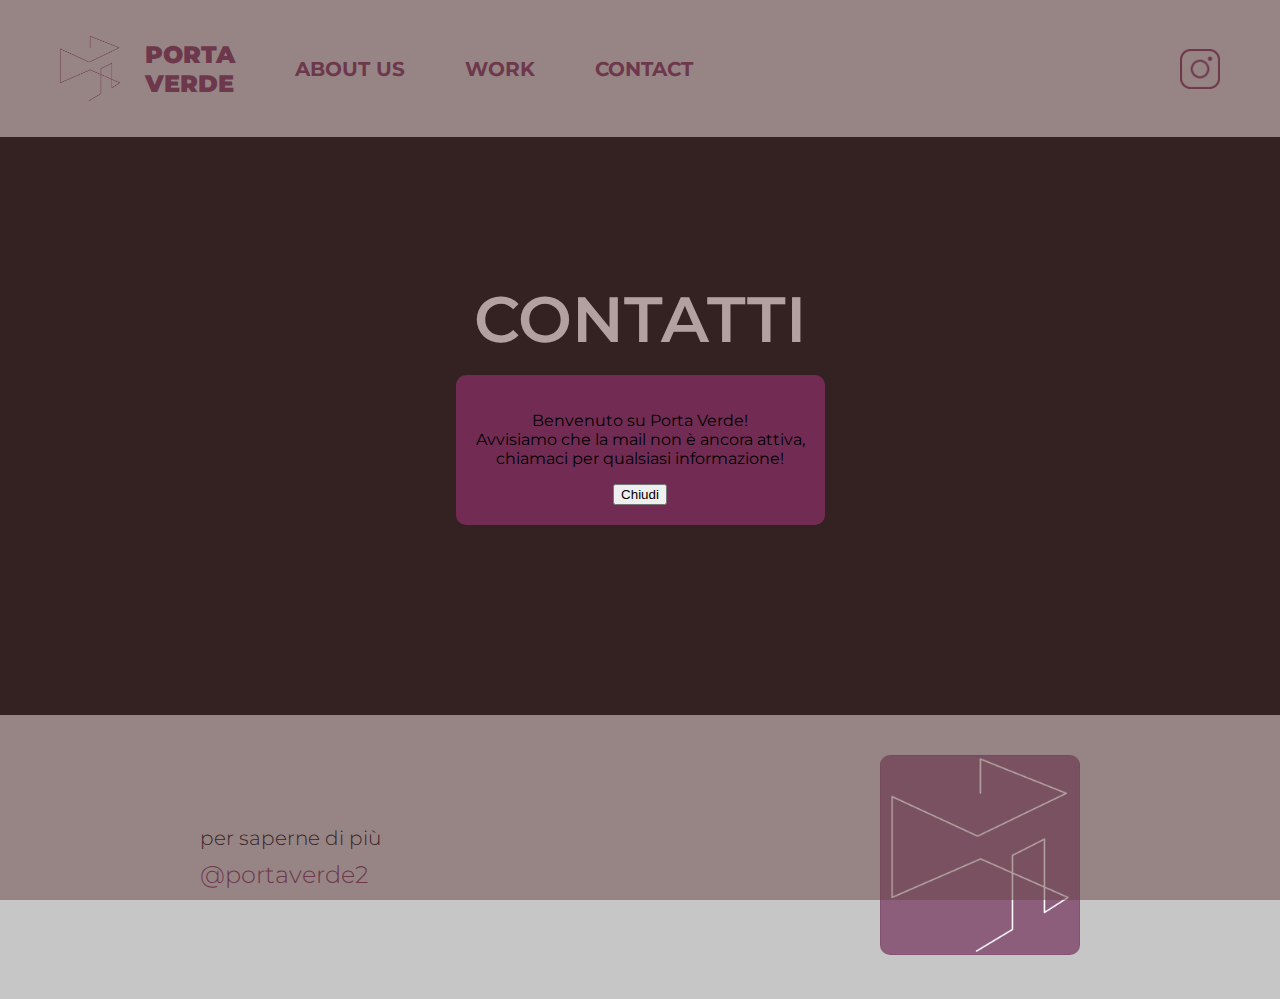
<file: PortaVerde/contact.html>
<!DOCTYPE html>
<html lang="it">
<head>
    <meta charset="UTF-8">
    <meta name="viewport" content="width=device-width, initial-scale=1.0">
    <title>Porta Verde</title>
    <link href="https://fonts.googleapis.com/css2?family=Montserrat:wght@300;500;700;900&display=swap" rel="stylesheet">
    <link rel="stylesheet" href="styles/contact.css">
</head>
<body>

    <header>
        <nav>
            <input type="checkbox" id="menu-toggle">
            <label for="menu-toggle" class="menu-icon">&#9776;</label>  
            <ul class="menu">
                <li class="logo-container">
                    <img src="../images/logo.png" alt="Logo" class="logo">
                    <a href="index.html">PORTA<br>VERDE</a>
                </li>
                <li><a href="about.html">ABOUT US</a></li>
                <li><a href="work.html">WORK</a></li>
                <li><a href="contact.html">CONTACT</a></li>
                <li class="social-icon">
                    <a href="https://www.instagram.com/portaverde2/" target="_blank">
                        <img src="../images/instagram.png" alt="Instagram" class="instagram-logo">
                    </a>
                </li>
            </ul>
        </nav>
    </header>


    <main class="contact-page">
        <h1>CONTATTI</h1>
        <div class="contact-info">
            <p><span class="contact-name">Den</span> <a href="tel:+391234567890">+39 333 7882396</a></p>
            <p><span class="contact-name">Smu</span> <a href="tel:+391098765432">+39 377 5346131</a></p>
            <p><a href="mailto:info@portaverde.com">info@portaverde.com</a></p>
        </div>
    </main>

    <footer>
        <div class="footer-left">
            <p>per saperne di più</p>
            <a href="https://instagram.com/portaverde2/" target="_blank">@portaverde2</a>
        </div>
        <div class="footer-right">
            <a href="https://instagram.com/portaverde2/" target="_blank">
                <img src="../images/footer.png" alt="Instagram">
            </a>
        </div>
    </footer>

    <div id="popup" class="popup">
        <div class="popup-content">
            <p>Benvenuto su Porta Verde!<br>Avvisiamo che la mail non è ancora attiva,<br>
            chiamaci per qualsiasi informazione!</p>
            <button onclick="closePopup()">Chiudi</button>
        </div>
    </div>

    <script src="scripts/contact.js"></script>

</body>
</html>
</file>
<file: styles/homepage.css>
body {
    font-family: Montserrat, sans-serif;
    margin: 0;
    padding: 0;
    background-color: #c6c6c6;
}

header {
    background-color: #000000;
    color: #722c54;
    padding: 10px 50px;
    text-align: left;
}

nav ul {
    list-style: none;
    padding: 0;
    display: flex;
    align-items: center; /* Centra verticalmente gli elementi */
    justify-content: space-between; /* Spazia gli elementi */
    width: 100%; /* Fa sì che il menu occupi tutta la larghezza */
}

nav ul li {
    display: inline;
    margin: 10px;
    font-weight: bold;
    font-size: 20px;
}

nav ul li:first-child {
    display: flex;
    align-items: center; /* Centra il logo e la scritta */
    gap: 10px; /* Distanza tra logo e il testo */
}

nav ul li:first-child a {
    font-weight: 900;
    font-size: 24px;
    margin-right: 20px;
    text-decoration: none;
    color: #722C54;
}

nav ul li:not(:first-child):not(.social-icon) {
    margin: 0 30px; /* Aggiunge spazio tra le voci di menu */
}

nav ul li a {
    color: #722C54;
    text-decoration: none;
}

#login-container {
    display: flex;
    flex-direction: column;
    align-items: center;
    margin-right: 240px; /* Assicura che sia centrato nel footer */
    margin-left: auto; /* Sposta il login verso destra */
    gap: 5px; /* Distanza tra input e bottone */
    width: fit-content; /* Mantiene la larghezza minima necessaria */
}

#username {
    text-align: center; /* Centra il testo dentro l'input */
    font-size: 18px;
    padding: 5px;
    width: 120px;
    border: 1px solid white;
    background-color: transparent;
    color: white;
    font-family: Montserrat, sans-serif;
    outline: none;
    transition: border-color 0.3s;
}

#username::placeholder {
    color: rgba(255, 255, 255, 0.6);
}

#username:focus {
    border-color: #722C54;
    background-color: rgba(147, 96, 96, 0.848); /* Sfondo leggermente colorato */
    color: #c6c6c6;
}

.hint {
    display: none;
    color: white;
    font-size: 14px;
    font-family: Montserrat, sans-serif;
    margin-top: 5px;
    text-align: center;
    background: rgba(0, 0, 0, 0.7);
    padding: 5px;
    border-radius: 5px;
}

#login-btn {
    display: block;
    text-align: center;
    margin-top: 5px; /* Spazio sopra il pulsante */
}

#login-btn, #logout-btn {
    font-size: 18px;
    font-family: Montserrat, sans-serif;
    font-weight: 300;
    color: white;
    text-decoration: none;
    margin-top: 10px;
}

#login-btn:hover, #logout-btn:hover {
    text-decoration: underline;
}

#welcome-message {
    font-size: 18px;
    font-family: Montserrat, sans-serif;
    font-weight: 300;
    color: white;
    margin-top: 10px;
    margin-right: 40px;
    text-align: center; /* Centra il testo */
    flex-direction: column; /* Ogni elemento va su una riga */
}




.logo-container {
    display: flex;
    align-items: center; /* Centra verticalmente il logo e la scritta */
}

.logo {
    width: 60px;
    height: auto;
    margin-right: 15px;
}

.social-icon {
    margin-left: 20px; /* Sposta l'icona completamente a destra */
}

.instagram-logo {
    width: 40px;  /* Dimensione del logo */
    height: auto;
    display: block;
}

/* Nasconde il checkbox */
#menu-toggle {
    display: none;
}

/* Stile per l'icona hamburger */
.menu-icon {
    display: none;
    font-size: 30px;
    cursor: pointer;
    color: #722c54;
    padding: 10px;
}

/* Media Query per dispositivi mobili */
@media screen and (max-width: 768px) {
    .menu {
        display: none; /* Nasconde il menu inizialmente */
        flex-direction: column;
        position: absolute;
        width: 100%;
        top: 60px;
        left: 0;
        background-color: #e5e5e5;
        text-align: center;
    }

    .menu li {
        display: block;
        padding: 10px;
    }

    .menu-icon {
        display: block; /* Mostra l'icona su mobile */
    }

    /* Mostra il menu quando il checkbox è attivo */
    #menu-toggle:checked + .menu-icon + .menu {
        display: flex;
    }
}





main {
    padding: 20px;
    min-height: 100vh;
    padding-bottom: 100px;
}

.main-container {
    display: flex;
    flex-direction: column;
    align-items: center;
    gap: 80px; /* Aggiunge spazio tra le sezioni */
    padding: 50px 0;
}

/* Sezione About Us */
.about-us {
    text-align: center;
    margin: 30px 0;
}

.about-image {
    width: 80%;
    max-width: 1000px;
    height: auto;
    display: block;
    margin: 0 auto;
    border-radius: 10px;
    transition: opacity 0.5s ease;
}

.about-image:hover {
    opacity: 0.8;
}

/* Testo centrale */
.frase {
    font-family: Montserrat, sans-serif;
    text-align: center;
    margin-bottom: 80px;
    margin-left: 50px;
    margin-right: 50px;
    color: #000000;
    padding: 50px;
    font-size: 32px;
    font-weight: 400;
}

.projects-title {
    font-family: Montserrat, sans-serif;
    font-size: 24px;
    font-weight: 300;
    color: #000000;
    margin-bottom: 10px; /* Distanza tra il titolo e la sezione sottostante */
    text-align: left;
    width: 100%;
}

/* Sezione WORK */
.work-section {
    font-family: Montserrat, sans-serif;
    display: flex;
    justify-content: center;
    gap: 40px;
}

.work-item {
    text-align: center;
    width: 520px; /* Imposta la larghezza fissa */
    height: 600px; /* Imposta l'altezza fissa */
    display: flex;
    flex-direction: column;
    align-items: center;
    overflow: hidden;
}

.work-item a {
    text-decoration: none; /* Rimuove la sottolineatura dal link */
}

.work-item img {
    width: 100%;
    height: auto;
    border-radius: 10px;
    transition: transform 0.3s ease-in-out;
}

.work-item img:hover {
    transform: scale(1.05);
}

.work-item p {
    margin-top: 25px; /* Aggiunge spazio tra immagine e titolo */
    font-size: 40px; /* Testo più leggibile */
    font-weight: 500;
    font-family: Montserrat, sans-serif;
    color: #722C54;
}

@media screen and (max-width: 768px) {
    .work-item p {
        font-size: 30px; /* Riduce la grandezza del testo */
    }
}

footer{
    background-color: #000000;
    color: white;
    padding: 40px 200px;
    display: flex;
    justify-content: space-between; /* Testo a sinistra, immagine a destra */
    align-items: center;
    flex-wrap: wrap;
    max-width: 100%; /* Utilizza solo max-width per evitare overflow */
    box-sizing: border-box; /* Assicura che il padding non influisca sulla larghezza */
    position: relative;
    bottom: 0;
    overflow: hidden; /* Prevenire lo scroll orizzontale */
}

.footer-left {
    display: flex;
    flex-direction: column;
    align-items: flex-start;
}

.footer-left p {
    margin: 0;
    font-size: 20px;
    font-weight: 300;
    font-family: Montserrat, sans-serif;
}

.footer-left a {
    color: #722C54;
    font-weight: 300;
    font-size: 24px;
    text-decoration: none;
    margin-top: 10px;
}

.footer-left a:hover {
    text-decoration: underline;
}

.footer-right img {
    width: 200px;  /* Dimensione dell'immagine */
    height: auto;
    border-radius: 10px;
    transition: transform 0.3s ease;
}

.footer-right img:hover {
    transform: scale(1.1);
}

#login-container {
    margin-top: 15px;
    display: flex;
    flex-direction: column;
    align-items: flex-start;
}
</file>
<file: PortaVerde/styles/homepage.css>
body {
    font-family: Montserrat, sans-serif;
    margin: 0;
    padding: 0;
    background-color: #c6c6c6;
}

header {
    background-color: #000000;
    color: #722c54;
    padding: 10px 50px;
    text-align: left;
}

nav ul {
    list-style: none;
    padding: 0;
    display: flex;
    align-items: center; /* Centra verticalmente gli elementi */
    justify-content: space-between; /* Spazia gli elementi */
    width: 100%; /* Fa sì che il menu occupi tutta la larghezza */
}

nav ul li {
    display: inline;
    margin: 10px;
    font-weight: bold;
    font-size: 20px;
}

nav ul li:first-child {
    display: flex;
    align-items: center; /* Centra il logo e la scritta */
    gap: 10px; /* Distanza tra logo e il testo */
}

nav ul li:first-child a {
    font-weight: 900;
    font-size: 24px;
    margin-right: 20px;
    text-decoration: none;
    color: #722C54;
}

nav ul li:not(:first-child):not(.social-icon) {
    margin: 0 30px; /* Aggiunge spazio tra le voci di menu */
}

nav ul li a {
    color: #722C54;
    text-decoration: none;
}

#login-container {
    display: flex;
    flex-direction: column;
    align-items: center;
    margin-right: 240px; /* Assicura che sia centrato nel footer */
    margin-left: auto; /* Sposta il login verso destra */
    gap: 5px; /* Distanza tra input e bottone */
    width: fit-content; /* Mantiene la larghezza minima necessaria */
}

#username {
    text-align: center; /* Centra il testo dentro l'input */
    font-size: 18px;
    padding: 5px;
    width: 120px;
    border: 1px solid white;
    background-color: transparent;
    color: white;
    font-family: Montserrat, sans-serif;
    outline: none;
    transition: border-color 0.3s;
}

#username::placeholder {
    color: rgba(255, 255, 255, 0.6);
}

#username:focus {
    border-color: #722C54;
    background-color: rgba(147, 96, 96, 0.848); /* Sfondo leggermente colorato */
    color: #c6c6c6;
}

.hint {
    display: none;
    color: white;
    font-size: 14px;
    font-family: Montserrat, sans-serif;
    margin-top: 5px;
    text-align: center;
    background: rgba(0, 0, 0, 0.7);
    padding: 5px;
    border-radius: 5px;
}

#login-btn {
    display: block;
    text-align: center;
    margin-top: 5px; /* Spazio sopra il pulsante */
}

#login-btn, #logout-btn {
    font-size: 18px;
    font-family: Montserrat, sans-serif;
    font-weight: 300;
    color: white;
    text-decoration: none;
    margin-top: 10px;
}

#login-btn:hover, #logout-btn:hover {
    text-decoration: underline;
}

#welcome-message {
    font-size: 18px;
    font-family: Montserrat, sans-serif;
    font-weight: 300;
    color: white;
    margin-top: 10px;
    margin-right: 40px;
    text-align: center; /* Centra il testo */
    flex-direction: column; /* Ogni elemento va su una riga */
}




.logo-container {
    display: flex;
    align-items: center; /* Centra verticalmente il logo e la scritta */
}

.logo {
    width: 60px;
    height: auto;
    margin-right: 15px;
}

.social-icon {
    margin-left: 20px; /* Sposta l'icona completamente a destra */
}

.instagram-logo {
    width: 40px;  /* Dimensione del logo */
    height: auto;
    display: block;
}

/* Nasconde il checkbox */
#menu-toggle {
    display: none;
}

/* Stile per l'icona hamburger */
.menu-icon {
    display: none;
    font-size: 30px;
    cursor: pointer;
    color: #722c54;
    padding: 10px;
}

/* Media Query per dispositivi mobili */
@media screen and (max-width: 768px) {
    .menu {
        display: none; /* Nasconde il menu inizialmente */
        flex-direction: column;
        position: absolute;
        width: 100%;
        top: 60px;
        left: 0;
        background-color: #e5e5e5;
        text-align: center;
    }

    .menu li {
        display: block;
        padding: 10px;
    }

    .menu-icon {
        display: block; /* Mostra l'icona su mobile */
    }

    /* Mostra il menu quando il checkbox è attivo */
    #menu-toggle:checked + .menu-icon + .menu {
        display: flex;
    }
}





main {
    padding: 20px;
    min-height: 100vh;
    padding-bottom: 100px;
}

.main-container {
    display: flex;
    flex-direction: column;
    align-items: center;
    gap: 80px; /* Aggiunge spazio tra le sezioni */
    padding: 50px 0;
}

/* Sezione About Us */
.about-us {
    text-align: center;
    margin: 30px 0;
}

.about-image {
    width: 80%;
    max-width: 1000px;
    height: auto;
    display: block;
    margin: 0 auto;
    border-radius: 10px;
    transition: opacity 0.5s ease;
}

.about-image:hover {
    opacity: 0.8;
}

/* Testo centrale */
.frase {
    font-family: Montserrat, sans-serif;
    text-align: center;
    margin-bottom: 80px;
    margin-left: 50px;
    margin-right: 50px;
    color: #000000;
    padding: 50px;
    font-size: 32px;
    font-weight: 400;
}

.projects-title {
    font-family: Montserrat, sans-serif;
    font-size: 24px;
    font-weight: 300;
    color: #000000;
    margin-bottom: 10px; /* Distanza tra il titolo e la sezione sottostante */
    text-align: left;
    width: 100%;
}

/* Sezione WORK */
.work-section {
    font-family: Montserrat, sans-serif;
    display: flex;
    justify-content: center;
    gap: 40px;
}

.work-item {
    text-align: center;
    width: 520px; /* Imposta la larghezza fissa */
    height: 600px; /* Imposta l'altezza fissa */
    display: flex;
    flex-direction: column;
    align-items: center;
    overflow: hidden;
}

.work-item a {
    text-decoration: none; /* Rimuove la sottolineatura dal link */
}

.work-item img {
    width: 100%;
    height: auto;
    border-radius: 10px;
    transition: transform 0.3s ease-in-out;
}

.work-item img:hover {
    transform: scale(1.05);
}

.work-item p {
    margin-top: 25px; /* Aggiunge spazio tra immagine e titolo */
    font-size: 40px; /* Testo più leggibile */
    font-weight: 500;
    font-family: Montserrat, sans-serif;
    color: #722C54;
}

@media screen and (max-width: 768px) {
    .work-item p {
        font-size: 30px; /* Riduce la grandezza del testo */
    }
}

footer{
    background-color: #000000;
    color: white;
    padding: 40px 200px;
    display: flex;
    justify-content: space-between; /* Testo a sinistra, immagine a destra */
    align-items: center;
    flex-wrap: wrap;
    max-width: 100%; /* Utilizza solo max-width per evitare overflow */
    box-sizing: border-box; /* Assicura che il padding non influisca sulla larghezza */
    position: relative;
    bottom: 0;
    overflow: hidden; /* Prevenire lo scroll orizzontale */
}

.footer-left {
    display: flex;
    flex-direction: column;
    align-items: flex-start;
}

.footer-left p {
    margin: 0;
    font-size: 20px;
    font-weight: 300;
    font-family: Montserrat, sans-serif;
}

.footer-left a {
    color: #722C54;
    font-weight: 300;
    font-size: 24px;
    text-decoration: none;
    margin-top: 10px;
}

.footer-left a:hover {
    text-decoration: underline;
}

.footer-right img {
    width: 200px;  /* Dimensione dell'immagine */
    height: auto;
    border-radius: 10px;
    transition: transform 0.3s ease;
}

.footer-right img:hover {
    transform: scale(1.1);
}

#login-container {
    margin-top: 15px;
    display: flex;
    flex-direction: column;
    align-items: flex-start;
}
</file>
<file: styles/contact.css>
body {
    font-family: Montserrat, sans-serif;
    margin: 0;
    padding: 0;
    background-color: #000000;
}

header {
    background-color: #c6c6c6;
    color: #722c54;
    padding: 10px 50px;
    text-align: left;
}

nav ul {
    list-style: none;
    padding: 0;
    display: flex;
    align-items: center; /* Centra verticalmente gli elementi */
    justify-content: space-between; /* Spazia gli elementi */
    width: 100%; /* Fa sì che il menu occupi tutta la larghezza */
}

nav ul li {
    display: inline;
    margin: 10px;
    font-weight: bold;
    font-size: 20px;
}

nav ul li:first-child {
    display: flex;
    align-items: center; /* Centra il logo e la scritta */
    gap: 10px; /* Distanza tra logo e il testo */
}

nav ul li:first-child a {
    font-weight: 900;
    font-size: 24px;
    margin-right: 20px;
    text-decoration: none;
    color: #722C54;
}

nav ul li:not(:first-child):not(.social-icon) {
    margin: 0 30px; /* Aggiunge spazio tra le voci di menu */
}

nav ul li a {
    color: #722C54;
    text-decoration: none;
}

.logo-container {
    display: flex;
    align-items: center; /* Centra verticalmente il logo e la scritta */
}

.logo {
    width: 60px;
    height: auto;
    margin-right: 15px;
}

.social-icon {
    margin-left: auto; /* Sposta l'icona completamente a destra */
}

.instagram-logo {
    width: 40px;  /* Dimensione del logo */
    height: auto;
    display: block;
}

/* Nasconde il checkbox */
#menu-toggle {
    display: none;
}

/* Stile per l'icona hamburger */
.menu-icon {
    display: none;
    font-size: 30px;
    cursor: pointer;
    color: #722c54;
    padding: 10px;
}

/* Media Query per dispositivi mobili */
@media screen and (max-width: 768px) {
    .menu {
        display: none; /* Nasconde il menu inizialmente */
        flex-direction: column;
        position: absolute;
        width: 100%;
        top: 60px;
        left: 0;
        background-color: #e5e5e5;
        text-align: center;
    }

    .menu li {
        display: block;
        padding: 10px;
    }

    .menu-icon {
        display: block; /* Mostra l'icona su mobile */
    }

    /* Mostra il menu quando il checkbox è attivo */
    #menu-toggle:checked + .menu-icon + .menu {
        display: flex;
    }
}

/* Sezione Contatti */
.contact-page {
    text-align: center;
    padding: 100px 20px;
}

.contact-page h1 {
    font-family: Montserrat, sans-serif;
    font-weight: 600;
    font-size: 64px;
    color: white;
    margin-bottom: 40px;
}

/* Nome accanto ai numeri */
.contact-name {
    font-family: Montserrat, sans-serif;
    font-weight: 300; /* Light */
    color: white;
    margin-right: 10px;
}

.contact-info {
    font-family: Montserrat, sans-serif;
    font-size: 24px;
    font-weight: 300; /* Light */
}

.contact-info p {
    margin: 10px 0;
}

.contact-info a {
    color: #722C54;
    text-decoration: none;
    transition: color 0.3s ease;
}

/* Al passaggio del mouse: il link resta visibile ma si sottolinea */
.contact-info a:hover {
    text-decoration: underline;
}

.popup {
    display: none;
    position: fixed;
    top: 0;
    left: 0;
    width: 100%;
    height: 100%;
    background: rgba(104, 67, 67, 0.5);
    justify-content: center;
    align-items: center;
}

.popup-content {
    background: #722c54;
    padding: 20px;
    border-radius: 10px;
    text-align: center;
}

footer{
    background-color: #c6c6c6;
    color: black;
    padding: 40px 200px;
    display: flex;
    justify-content: space-between; /* Testo a sinistra, immagine a destra */
    align-items: center;
    flex-wrap: wrap;
    max-width: 100%; /* Utilizza solo max-width per evitare overflow */
    box-sizing: border-box; /* Assicura che il padding non influisca sulla larghezza */
    position: relative;
    bottom: 0;
    overflow: hidden; /* Prevenire lo scroll orizzontale */
    margin-top: 100px; /* Maggiore spazio tra la sezione e il footer */
}

.footer-left {
    display: flex;
    flex-direction: column;
    align-items: flex-start;
}

.footer-left p {
    margin: 0;
    font-size: 20px;
    font-weight: 300;
    font-family: Montserrat, sans-serif;
}

.footer-left a {
    color: #722C54;
    font-weight: 300;
    font-size: 24px;
    text-decoration: none;
    margin-top: 10px;
}

.footer-left a:hover {
    text-decoration: underline;
}

.footer-right img {
    width: 200px;  /* Dimensione dell'immagine */
    height: auto;
    border-radius: 10px;
    transition: transform 0.3s ease;
}

.footer-right img:hover {
    transform: scale(1.1);
}
</file>
<file: styles/tèecaffè-cdp.css>
body {
    font-family: Montserrat, sans-serif;
    margin: 0;
    padding: 0;
    background-color: #000000;
}

header {
    background-color: #c6c6c6;
    color: #722c54;
    padding: 10px 50px;
    text-align: left;
}

nav ul {
    list-style: none;
    padding: 0;
    display: flex;
    align-items: center; /* Centra verticalmente gli elementi */
    justify-content: space-between; /* Spazia gli elementi */
    width: 100%; /* Fa sì che il menu occupi tutta la larghezza */
}

nav ul li {
    display: inline;
    margin: 10px;
    font-weight: bold;
    font-size: 20px;
}

nav ul li:first-child {
    display: flex;
    align-items: center; /* Centra il logo e la scritta */
    gap: 10px; /* Distanza tra logo e il testo */
}

nav ul li:first-child a {
    font-weight: 900;
    font-size: 24px;
    margin-right: 20px;
    text-decoration: none;
    color: #722C54;
}

nav ul li:not(:first-child):not(.social-icon) {
    margin: 0 30px; /* Aggiunge spazio tra le voci di menu */
}

nav ul li a {
    color: #722C54;
    text-decoration: none;
}

.logo-container {
    display: flex;
    align-items: center; /* Centra verticalmente il logo e la scritta */
}

.logo {
    width: 60px;
    height: auto;
    margin-right: 15px;
}

.social-icon {
    margin-left: auto; /* Sposta l'icona completamente a destra */
}

.instagram-logo {
    width: 40px;  /* Dimensione del logo */
    height: auto;
    display: block;
}

/* Nasconde il checkbox */
#menu-toggle {
    display: none;
}

/* Stile per l'icona hamburger */
.menu-icon {
    display: none;
    font-size: 30px;
    cursor: pointer;
    color: #722c54;
    padding: 10px;
}

/* Media Query per dispositivi mobili */
@media screen and (max-width: 768px) {
    .menu {
        display: none; /* Nasconde il menu inizialmente */
        flex-direction: column;
        position: absolute;
        width: 100%;
        top: 60px;
        left: 0;
        background-color: #e5e5e5;
        text-align: center;
    }

    .menu li {
        display: block;
        padding: 10px;
    }

    .menu-icon {
        display: block; /* Mostra l'icona su mobile */
    }

    /* Mostra il menu quando il checkbox è attivo */
    #menu-toggle:checked + .menu-icon + .menu {
        display: flex;
    }
}





h2 {
    font-family: Montserrat;
        font-size: 64px;
        font-weight: 600;
        color: #ffffff;
        text-align: center;
        margin-top: 150px;
        margin-bottom: 80px;

    }


.quote {
    text-align: center;
    font-style: normal;
    color: #666;
    font-size: 32px;
    margin-bottom: 44px;
}

.didascalia {
    font-size: 20px;
    color: #666;
    margin-bottom: 90px;
}


.image-row {
    display: flex;
    justify-content: center;
    align-content: center;
    gap: 10px;
    margin: 20px 0;
}

.image-container {
    width: 80%;
    text-align: center;
}

.image-container img {
    width: 100%; /* Fa sì che l'immagine occupi tutta la larghezza disponibile */
    height: auto;
    
}

figcaption {
    text-align: center;
    color: white;
    font-size: 16px;
    font-weight: 300;
    margin-top: 5px; /* Distanza tra immagine e didascalia */
    margin-bottom: 80px;
}

h1{
    margin: 20px 100px;
    text-align: justify;
    color: white;
    column-count: 2;
    column-gap: 30px;
    font-size: 36px;
    font-weight: 300;
}



.text-container {
    display: flex;
    align-items: flex-start; /* Allinea il testo in alto */
    gap: 20px; /* Aggiunge spazio tra le colonne */
    margin-top: 0%;
    margin-left: 100px;
    margin-right: 100px;
    text-align: justify;
    color: white;
    font-size: 20px;
    font-weight: 300;
}

.text-container > div {
    flex: 1; /* Entrambe le colonne avranno la stessa larghezza */
}



/* Terza immagine a destra */
.image-text {
    display: flex;
    align-items: center;
    gap: 70px;
    margin: 80px 130px;
    margin-top: 100px;
    color: white;
}

.image-text img {
    width: 100%;  /* Immagine più grande */
    height: auto;
    margin-left: 20px;
    margin-right: 20px;
    object-fit: cover;
}

/* Centra il titolo "Interpretazione" */
.title h2 {
    text-align: center; /* Allinea il testo al centro */
    color: white; /* Colore del titolo */
    font-size: 32px; /* Regola la dimensione del titolo */
    font-weight: 300; /* Peso del titolo */
    margin: 30px 0; /* Aggiunge spazio sopra e sotto il titolo */
}

/* Testo della sezione "Interpretazione" in una colonna centrata */
.text-section.centered {
    width: 60%; /* Puoi regolare la larghezza a tuo piacere */
    margin: 0 auto; /* Centra il contenuto */
    column-count: 1;
    font-size: 20px;
    color: white;
    font-weight: 300;
    text-align: justify; /* Allinea il testo a giustificato */
    line-height: 1.6; /* Aumenta l'interlinea per migliorare la leggibilità */
}

/* Le immagini dopo il testo devono essere una riga di 2 immagini */
.image-row {
    display: flex;
    justify-content: center; /* Centra orizzontalmente le immagini */
    gap: 20px;
    margin-top: 20px;
}

.image-container {
    width: 45%; 
    text-align: center;
}

.image-container img {
    width: 100%; /* Immagine che prende tutta la larghezza del container */
    height: auto;
}



/* Pulsante finale con immagine a sinistra e testo a destra */

.related-projects-title {
    text-align: center;
    color: white;
    font-size: 20px;
    font-weight: 300;
    margin-bottom: 10px;
    margin-top: 100px;
}

.work-container {
    display: flex;
    flex-direction: column;
    align-items: center;
    gap: 20px;
    margin: 40px 0;
    gap: 70px; /* Maggiore spazio tra i rettangoli */
    margin-top: 80px;
    margin-bottom: 200px;
    margin-left: 74px;
    height: 300px;
    width: 1400px;
}

.work-item {
    display: flex;
    align-items: center;
    justify-content: space-between;
    background-color: #623030;
    width: 80%;
    padding: 40px;
    text-decoration: none;
    color: white;
    font-size: 40px;
    font-weight: 500;
    min-height: 180px;
    border-radius: 16px;
    padding: 50px; /* Maggiore spazio interno */
}

.work-item span {
    flex: 1;
    text-align: center;
    margin: 0 30px; /* Sposta leggermente il testo verso il centro */
}


.work-item img {
    width: 240px;
    height: auto;
    border-radius: 8px;
    margin: 0 30px; /* Sposta leggermente le immagini verso il centro */
    transition: transform 0.3s ease-in-out;
}

.work-item img:hover {
transform: scale(1.1); /* Effetto di ingrandimento */
}



@media screen and (max-width: 768px) {
   /* Testo paragrafo in una sola colonna */
   h1 {
    column-count: 1;
    font-size: 28px;
    margin: 20px;
}

.text-container {
    flex-direction: column;
    margin: 20px;
}

/* Immagini */
.image-row {
    flex-direction: column;
    align-items: center;
}

.image-container {
    width: 100%;
}

.image-text {
    flex-direction: column;
    text-align: center;
    gap: 20px;
    margin: 20px;
}

.image-text img {
    width: 100%;
}

 /* Ridisposizione dei lavori in work-container */
 .work-container {
    width: 90%;
    margin: auto;
    height: auto;
}

.work-item {
    flex-direction: column;
    text-align: center;
    padding: 20px;
    width: 100%;
}

.work-item img {
    margin: 20px 0; /* Spazio tra immagine e testo */
}
}




footer{
    background-color: #c6c6c6;
    color: black;
    padding: 40px 200px;
    display: flex;
    justify-content: space-between; /* Testo a sinistra, immagine a destra */
    align-items: center;
    flex-wrap: wrap;
    max-width: 100%; /* Utilizza solo max-width per evitare overflow */
    box-sizing: border-box; /* Assicura che il padding non influisca sulla larghezza */
    position: relative;
    bottom: 0;
    overflow: hidden; /* Prevenire lo scroll orizzontale */
    margin-top: 100px; /* Maggiore spazio tra la sezione e il footer */
}

.footer-left {
    display: flex;
    flex-direction: column;
    align-items: flex-start;
}

.footer-left p {
    margin: 0;
    font-size: 20px;
    font-weight: 300;
    font-family: Montserrat, sans-serif;
}

.footer-left a {
    color: #722C54;
    font-weight: 300;
    font-size: 24px;
    text-decoration: none;
    margin-top: 10px;
}

.footer-left a:hover {
    text-decoration: underline;
}

.footer-right img {
    width: 200px;  /* Dimensione dell'immagine */
    height: auto;
    border-radius: 10px;
    transition: transform 0.3s ease;
}

.footer-right img:hover {
    transform: scale(1.1);
}
</file>
<file: styles/tèecaffè.css>
body {
    font-family: Montserrat, sans-serif;
    margin: 0;
    padding: 0;
    background-color: #000000;
}

header {
    background-color: #c6c6c6;
    color: #722c54;
    padding: 10px 50px;
    text-align: left;
}

nav ul {
    list-style: none;
    padding: 0;
    display: flex;
    align-items: center; /* Centra verticalmente gli elementi */
    justify-content: space-between; /* Spazia gli elementi */
    width: 100%; /* Fa sì che il menu occupi tutta la larghezza */
}

nav ul li {
    display: inline;
    margin: 10px;
    font-weight: bold;
    font-size: 20px;
}

nav ul li:first-child {
    display: flex;
    align-items: center; /* Centra il logo e la scritta */
    gap: 10px; /* Distanza tra logo e il testo */
}

nav ul li:first-child a {
    font-weight: 900;
    font-size: 24px;
    margin-right: 20px;
    text-decoration: none;
    color: #722C54;
}

nav ul li:not(:first-child):not(.social-icon) {
    margin: 0 30px; /* Aggiunge spazio tra le voci di menu */
}

nav ul li a {
    color: #722C54;
    text-decoration: none;
}

.logo-container {
    display: flex;
    align-items: center; /* Centra verticalmente il logo e la scritta */
}

.logo {
    width: 60px;
    height: auto;
    margin-right: 15px;
}

.social-icon {
    margin-left: auto; /* Sposta l'icona completamente a destra */
}

.instagram-logo {
    width: 40px;  /* Dimensione del logo */
    height: auto;
    display: block;
}

/* Nasconde il checkbox */
#menu-toggle {
    display: none;
}

/* Stile per l'icona hamburger */
.menu-icon {
    display: none;
    font-size: 30px;
    cursor: pointer;
    color: #722c54;
    padding: 10px;
}

/* Media Query per dispositivi mobili */
@media screen and (max-width: 768px) {
    .menu {
        display: none; /* Nasconde il menu inizialmente */
        flex-direction: column;
        position: absolute;
        width: 100%;
        top: 60px;
        left: 0;
        background-color: #e5e5e5;
        text-align: center;
    }

    .menu li {
        display: block;
        padding: 10px;
    }

    .menu-icon {
        display: block; /* Mostra l'icona su mobile */
    }

    /* Mostra il menu quando il checkbox è attivo */
    #menu-toggle:checked + .menu-icon + .menu {
        display: flex;
    }
}





h2 {
    font-family: Montserrat;
        font-size: 64px;
        font-weight: 600;
        color: #ffffff;
        text-align: center;
        margin-top: 150px;
        margin-bottom: 80px;

    }


.quote {
    text-align: center;
    font-style: normal;
    color: #666;
    font-size: 32px;
    margin-bottom: 44px;
}

.didascalia {
    font-size: 20px;
    color: #666;
    margin-bottom: 90px;
}


.image-row {
    display: flex;
    justify-content: space-between;
    align-content: center;
    gap: 10px;
    margin: 20px 248px;
}

.image-container {
    width: 48%;
    text-align: center;
}

.image-container img {
    width: 500px;
    display: block;
}

figcaption {
    text-align: center;
    color: white;
    font-size: 16px;
    font-weight: 300;
    margin-top: 5px; /* Distanza tra immagine e didascalia */
    margin-bottom: 80px;
}

h1{
    margin: 20px 100px;
    text-align: justify;
    color: white;
    column-count: 2;
    column-gap: 30px;
    font-size: 36px;
    font-weight: 300;
}



.text-container {
    display: flex;
    align-items: flex-start; /* Allinea il testo in alto */
    gap: 20px; /* Aggiunge spazio tra le colonne */
    margin-top: 0%;
    margin-left: 100px;
    margin-right: 100px;
    text-align: justify;
    color: white;
    font-size: 20px;
    font-weight: 300;
}

.text-container > div {
    flex: 1; /* Entrambe le colonne avranno la stessa larghezza */
}



/* Terza immagine a destra */
.image-text {
    display: flex;
    align-items: center;
    gap: 70px;
    margin: 80px 130px;
    margin-top: 100px;

    color: white;
}

.image-text img {
    width: 40em;  /* Immagine più grande */
    height: auto;
    float: right; /* Posiziona l'immagine a destra */
    margin-left: 20px;
    object-fit: cover;
}

.image-text p {
    font-size: 20px; /* Testo più piccolo per la terza immagine */
    text-align: left; /* Allinea il testo a sinistra */
    font-weight: 300;
}

.grid-images {
    display: flex;
    flex-wrap: wrap;
    gap: 10px;
    justify-content: center;
    margin: 20px 0;
}

.grid-images img {
    width: 120px;
    height: 120px;
    object-fit: cover;
}


/* Centra il titolo "Interpretazione" */
.title h2 {
    text-align: center; /* Allinea il testo al centro */
    color: white; /* Colore del titolo */
    font-size: 32px; /* Regola la dimensione del titolo */
    font-weight: 300; /* Peso del titolo */
    margin: 30px 0; /* Aggiunge spazio sopra e sotto il titolo */
}

/* Testo della sezione "Interpretazione" in una colonna centrata */
.text-section.centered {
    width: 60%; /* Puoi regolare la larghezza a tuo piacere */
    margin: 0 auto; /* Centra il contenuto */
    column-count: 1;
    font-size: 20px;
    color: white;
    font-weight: 300;
    text-align: justify; /* Allinea il testo a giustificato */
    line-height: 1.6; /* Aumenta l'interlinea per migliorare la leggibilità */
}

/* Le immagini dopo il testo devono essere una riga di 2 immagini */
.image-row {
    display: flex;
    justify-content: space-between;
    gap: 20px;
    margin-top: 20px;
}

.image-container {
    width: 48%; /* 2 immagini in una riga, 48% per ogni */
    text-align: center;
}

.image-container img {
    width: 100%; /* Immagine che prende tutta la larghezza del container */
    height: auto;
}

/* Immagini quadrate prendono più spazio orizzontale */
.grid-images img {
    width: 195px; /* Più grande orizzontalmente */
    height: 195px;
    object-fit: cover;
    margin-top: 0;
    margin-bottom: 80px;
}

/* Pulsante finale con immagine a sinistra e testo a destra */

.related-projects-title {
    text-align: center;
    color: white;
    font-size: 20px;
    font-weight: 300;
    margin-bottom: 10px;
    margin-top: 100px;
}

.work-container {
    display: flex;
    flex-direction: column;
    align-items: center;
    gap: 20px;
    margin: 40px 0;
    gap: 70px; /* Maggiore spazio tra i rettangoli */
    margin-top: 80px;
    margin-bottom: 200px;
    margin-left: 74px;
    height: 300px;
    width: 1400px;
}

.work-item {
    display: flex;
    align-items: center;
    justify-content: space-between;
    background-color: #623030;
    width: 80%;
    padding: 40px;
    text-decoration: none;
    color: white;
    font-size: 40px;
    font-weight: 500;
    min-height: 180px;
    border-radius: 16px;
    padding: 50px; /* Maggiore spazio interno */
}

.work-item span {
    flex: 1;
    text-align: center;
    margin: 0 30px; /* Sposta leggermente il testo verso il centro */
}


.work-item img {
    width: 240px;
    height: auto;
    border-radius: 8px;
    margin: 0 30px; /* Sposta leggermente le immagini verso il centro */
    transition: transform 0.3s ease-in-out;
}

.work-item img:hover {
transform: scale(1.1); /* Effetto di ingrandimento */
}

@media screen and (max-width: 768px) {
    /* Aggiunge margini laterali alla classe .quote */
    .quote {
        margin-left: 20px;
        margin-right: 20px;
    }

    /* Disposizione delle immagini in una colonna */
    .image-row {
        flex-direction: column;
        align-items: center;
        margin: 20px 20px; /* Riduce il margine */
    }

    .image-container {
        width: 100%; /* Ogni immagine occupa tutta la larghezza disponibile */
    }

    /* Testo in una sola colonna */
    .text-container {
        flex-direction: column;
        margin-left: 20px;
        margin-right: 20px;
    }

    /* Immagine ridimensionata e testo sotto di essa */
    .image-text {
        flex-direction: column;
        align-items: center;
        text-align: center;
        gap: 20px;
    }

    .image-text img {
        width: 100%; /* L'immagine si ridimensiona */
        height: auto;
    }

    .image-text p {
        text-align: center; /* Testo centrato sotto l'immagine */
    }

    /* Riduce il margine sopra e sotto per .grid-images */
    .grid-images {
        margin-top: 30px;
        margin-bottom: 40px;
    }

    /* Ridisposizione dei lavori in work-container */
    .work-container {
        width: 90%;
        margin: auto;
        height: auto;
    }

    .work-item {
        flex-direction: column;
        text-align: center;
        padding: 20px;
        width: 100%;
    }

    .work-item img {
        margin: 20px 0; /* Spazio tra immagine e testo */
    }
}





footer{
    background-color: #c6c6c6;
    color: black;
    padding: 40px 200px;
    display: flex;
    justify-content: space-between; /* Testo a sinistra, immagine a destra */
    align-items: center;
    flex-wrap: wrap;
    max-width: 100%; /* Utilizza solo max-width per evitare overflow */
    box-sizing: border-box; /* Assicura che il padding non influisca sulla larghezza */
    position: relative;
    bottom: 0;
    overflow: hidden; /* Prevenire lo scroll orizzontale */
    margin-top: 100px; /* Maggiore spazio tra la sezione e il footer */
}

.footer-left {
    display: flex;
    flex-direction: column;
    align-items: flex-start;
}

.footer-left p {
    margin: 0;
    font-size: 20px;
    font-weight: 300;
    font-family: Montserrat, sans-serif;
}

.footer-left a {
    color: #722C54;
    font-weight: 300;
    font-size: 24px;
    text-decoration: none;
    margin-top: 10px;
}

.footer-left a:hover {
    text-decoration: underline;
}

.footer-right img {
    width: 200px;  /* Dimensione dell'immagine */
    height: auto;
    border-radius: 10px;
    transition: transform 0.3s ease;
}

.footer-right img:hover {
    transform: scale(1.1);
}
</file>
<file: PortaVerde/styles/contact.css>
body {
    font-family: Montserrat, sans-serif;
    margin: 0;
    padding: 0;
    background-color: #000000;
}

header {
    background-color: #c6c6c6;
    color: #722c54;
    padding: 10px 50px;
    text-align: left;
}

nav ul {
    list-style: none;
    padding: 0;
    display: flex;
    align-items: center; /* Centra verticalmente gli elementi */
    justify-content: space-between; /* Spazia gli elementi */
    width: 100%; /* Fa sì che il menu occupi tutta la larghezza */
}

nav ul li {
    display: inline;
    margin: 10px;
    font-weight: bold;
    font-size: 20px;
}

nav ul li:first-child {
    display: flex;
    align-items: center; /* Centra il logo e la scritta */
    gap: 10px; /* Distanza tra logo e il testo */
}

nav ul li:first-child a {
    font-weight: 900;
    font-size: 24px;
    margin-right: 20px;
    text-decoration: none;
    color: #722C54;
}

nav ul li:not(:first-child):not(.social-icon) {
    margin: 0 30px; /* Aggiunge spazio tra le voci di menu */
}

nav ul li a {
    color: #722C54;
    text-decoration: none;
}

.logo-container {
    display: flex;
    align-items: center; /* Centra verticalmente il logo e la scritta */
}

.logo {
    width: 60px;
    height: auto;
    margin-right: 15px;
}

.social-icon {
    margin-left: auto; /* Sposta l'icona completamente a destra */
}

.instagram-logo {
    width: 40px;  /* Dimensione del logo */
    height: auto;
    display: block;
}

/* Nasconde il checkbox */
#menu-toggle {
    display: none;
}

/* Stile per l'icona hamburger */
.menu-icon {
    display: none;
    font-size: 30px;
    cursor: pointer;
    color: #722c54;
    padding: 10px;
}

/* Media Query per dispositivi mobili */
@media screen and (max-width: 768px) {
    .menu {
        display: none; /* Nasconde il menu inizialmente */
        flex-direction: column;
        position: absolute;
        width: 100%;
        top: 60px;
        left: 0;
        background-color: #e5e5e5;
        text-align: center;
    }

    .menu li {
        display: block;
        padding: 10px;
    }

    .menu-icon {
        display: block; /* Mostra l'icona su mobile */
    }

    /* Mostra il menu quando il checkbox è attivo */
    #menu-toggle:checked + .menu-icon + .menu {
        display: flex;
    }
}

/* Sezione Contatti */
.contact-page {
    text-align: center;
    padding: 100px 20px;
}

.contact-page h1 {
    font-family: Montserrat, sans-serif;
    font-weight: 600;
    font-size: 64px;
    color: white;
    margin-bottom: 40px;
}

/* Nome accanto ai numeri */
.contact-name {
    font-family: Montserrat, sans-serif;
    font-weight: 300; /* Light */
    color: white;
    margin-right: 10px;
}

.contact-info {
    font-family: Montserrat, sans-serif;
    font-size: 24px;
    font-weight: 300; /* Light */
}

.contact-info p {
    margin: 10px 0;
}

.contact-info a {
    color: #722C54;
    text-decoration: none;
    transition: color 0.3s ease;
}

/* Al passaggio del mouse: il link resta visibile ma si sottolinea */
.contact-info a:hover {
    text-decoration: underline;
}

.popup {
    display: none;
    position: fixed;
    top: 0;
    left: 0;
    width: 100%;
    height: 100%;
    background: rgba(104, 67, 67, 0.5);
    justify-content: center;
    align-items: center;
}

.popup-content {
    background: #722c54;
    padding: 20px;
    border-radius: 10px;
    text-align: center;
}

footer{
    background-color: #c6c6c6;
    color: black;
    padding: 40px 200px;
    display: flex;
    justify-content: space-between; /* Testo a sinistra, immagine a destra */
    align-items: center;
    flex-wrap: wrap;
    max-width: 100%; /* Utilizza solo max-width per evitare overflow */
    box-sizing: border-box; /* Assicura che il padding non influisca sulla larghezza */
    position: relative;
    bottom: 0;
    overflow: hidden; /* Prevenire lo scroll orizzontale */
    margin-top: 100px; /* Maggiore spazio tra la sezione e il footer */
}

.footer-left {
    display: flex;
    flex-direction: column;
    align-items: flex-start;
}

.footer-left p {
    margin: 0;
    font-size: 20px;
    font-weight: 300;
    font-family: Montserrat, sans-serif;
}

.footer-left a {
    color: #722C54;
    font-weight: 300;
    font-size: 24px;
    text-decoration: none;
    margin-top: 10px;
}

.footer-left a:hover {
    text-decoration: underline;
}

.footer-right img {
    width: 200px;  /* Dimensione dell'immagine */
    height: auto;
    border-radius: 10px;
    transition: transform 0.3s ease;
}

.footer-right img:hover {
    transform: scale(1.1);
}
</file>
